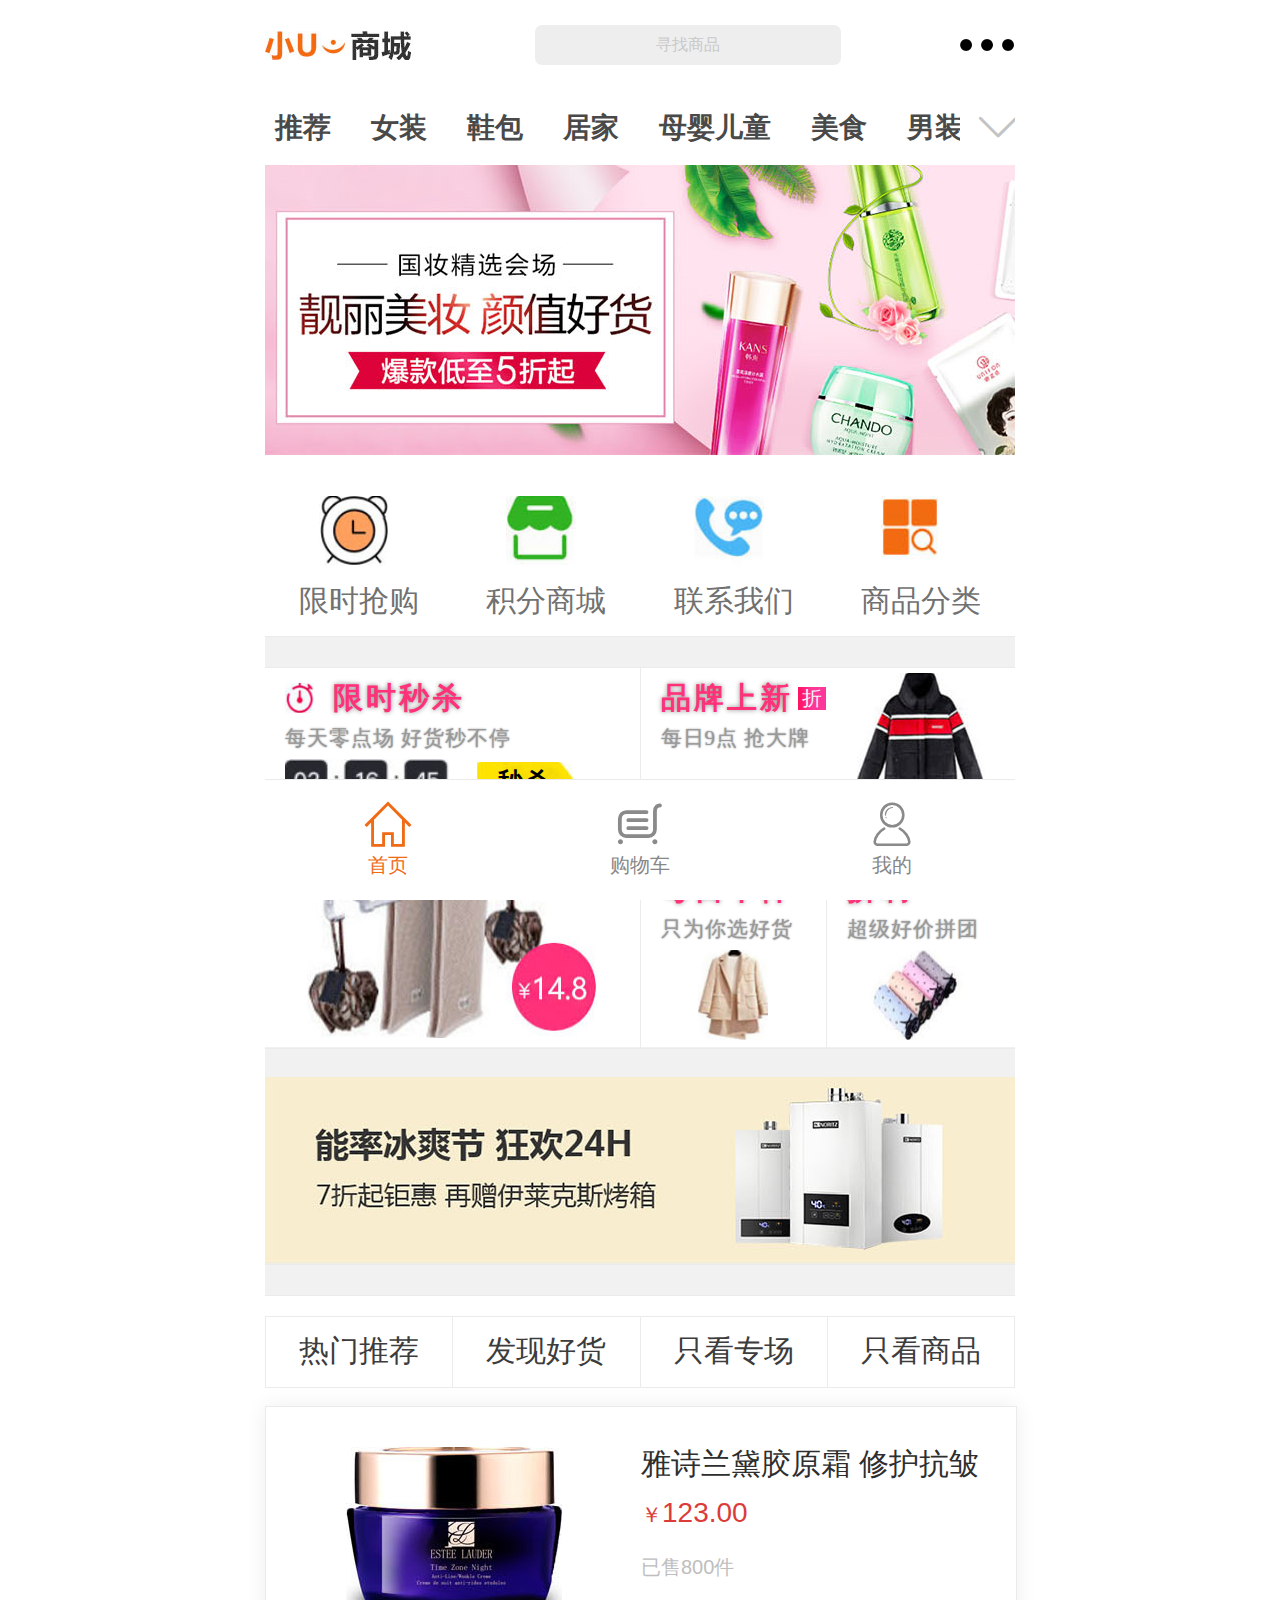
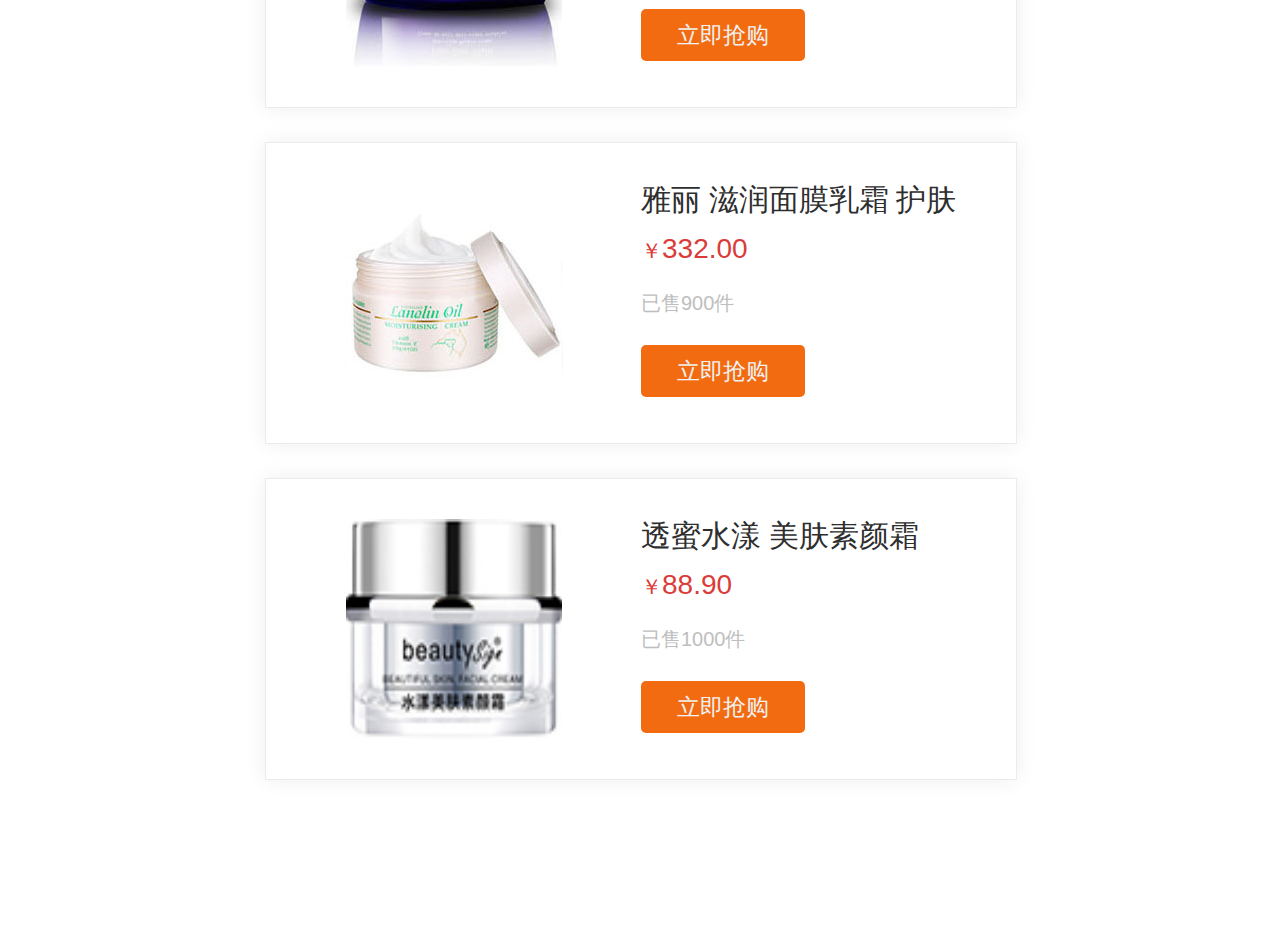
<file: ushopping_phone/index.html>
<!DOCTYPE html>
<html lang="en">
<head>
    <meta charset="UTF-8">
    <meta name="viewport" content="width=device-width, initial-scale=1.0">
    <title>United Mall(U.MOBILE.COM)-正品低价, 品质保障, 配送及时, 轻松购物!</title>
    <meta name="description" content="专业的综合网上购物商城,销售家电、数码通讯、电脑、家居百货、服装服饰、母婴、图书食品等数万个品牌优质商品.便捷、诚信的服务，为您提供愉悦的网上购物体验!"/>
    <meta name="keywords" content="网上购物,网上商城,手机,笔记本,电脑,MP3,CD,VCD,DVD,相机,数码,配件,手表,存储卡,UnitedMall"/>

    <!-- 加载网页小图标 -->
    <link rel="icon" href="./images/titleIcon.ico">
    <!-- 加载重置样式 -->
    <link rel="stylesheet" href="./css/reset.css">
    <!-- 加载index的样式css -->
    <link rel="stylesheet" href="./css/index.css">
    <!-- 加载图标样式 -->
    <link rel="stylesheet" href="./assets/font/iconfont.css">
    <!-- 换算rem单位的js --> 
    <script src="./js/remScale.js"></script>
</head>
<body>
    <div class="wrap">
        <!-- header -->
        <header>
            <a href="#">
                <img src="./images/index/logo.jpg" alt="logo">
            </a>
            <form action="#" method="get">
                <input type="text" name="" placeholder="寻找商品">
            </form>
            <i class="iconfont icon-gengduo-copy"></i>
        </header>

        <!-- navigation -->
        <nav>
            <ul class="list">
                <li><a href="./html/classification.html">推荐</a></li>
                <li><a href="./html/classification.html">女装</a></li>
                <li><a href="./html/classification.html">鞋包</a></li>
                <li><a href="./html/classification.html">居家</a></li>
                <li><a href="./html/classification.html">母婴儿童</a></li>
                <li><a href="./html/list.html">美食</a></li>
                <li><a href="./html/list.html">男装</a></li>
                <li><a href="#">运动</a></li>
                <li><a href="#">品牌</a></li>
                <li><a href="#">奥莱</a></li>
                <i class="downarrow iconfont icon-jiantou8"></i>
            </ul>
        </nav>
    </div>
    <!-- banner -->
    <div class="banner">
        <img src="./images/index/banner.jpg" alt="banner">
    </div>

    <!-- section nav -->
    <div class="wrap">
        <div class="sectionnav">
            <a href="#limit">
                <img src="./images/index/icon_1.jpg" alt="limitedshopping">
                <em>限时抢购</em>
            </a>
            <a href="#">
                <img src="./images/index/icon_2.jpg" alt="creditmall">
                <em>积分商城</em>
            </a>
            <a href="#">
                <img src="./images/index/icon_3.jpg" alt="contactus">
                <em>联系我们</em>
            </a>
            <a href="./html/classification.html">
                <img src="./images/index/icon_4.jpg" alt="itemclassification">
                <em>商品分类</em>
            </a>
        </div>
    </div>

    <!-- padding part -->
    <div class="graypadding bt">
    </div>

    <!-- limtedtime -->
    <div class="hotspot"id = "limit">
        <div class="leftlimtedtime">
            <h2>
                    <img src="./images/index/timer.jpg" alt="timer" class="timer">
                    <span>限时秒杀</span>
            </h2>
            <p class = "flag">
                    每天零点场 好货秒不停
            </p>
            <div class="countdown">
                <img src="./images/index/countdown.jpg" alt="countdown" class = "count">
                <span class = "spike">秒杀</span>
            </div>
            <div class="towel">
                <img src="./images/index/goods2.jpg" alt="goods" class="goods">
            </div>
        </div>
        <div class="rightnewbrand">
            <div class="newbrand">
                    <h2>
                        <span>品牌上新</span>
                        <em class = "discount">折</em>
                    </h2>
                    <p class = "flag">
                        每日9点 抢大牌
                    </p>
                    <img src="./images/index/brand.jpg" alt="brand" class="brand">
            </div>
            <div class="newbrandimg">
                <img src="./images/index/shop_1.jpg" alt="clothes">
            </div>
            <div class="teneveryday">
                <h2>每日十件</h2>
                <p class = "flag">只为你选好货</p>
                <img src="./images/index/shop_2.jpg" alt="clothes" class="coat">
            </div>
            <div class="fight">
                <h2>拼啊</h2>
                <p class = "flag">超级好价拼团</p>
                <img src="./images/index/shop_3.jpg" alt="clothes" class="roll">
            </div>
        </div>
    </div>
    
    <!-- graypadding -->
    <div class="graypadding">
    </div>

    <!-- banner -->
    <div class="banner">
        <img src="./images/index/bar.jpg" alt="bar">
    </div>

    <!-- graypadding -->
    <div class="graypadding bt bb">
    </div>

    <!-- cosmetic nav -->
    <div class="wrap">
        <ul class="cosmeticnav">
            <li><a href="#cosmeticlist">热门推荐</a></li>
            <li><a href="#cosmeticlist">发现好货</a></li>
            <li><a href="#cosmeticlist">只看专场</a></li>
            <li><a href="#cosmeticlist">只看商品</a></li>
        </ul>

        <div class="cosmeticlist" id = "cosmeticlist">
            <a class="cosmetic" href="./html/detail.html">
                <!-- left -->
                <div class="cosmeticimg">
                    <img src="./images/index/shop_4.jpg" alt="cosmetic" class = "first">
                </div>
                <!-- right -->
                <div class="cosmeticdesc">
                    <h3>雅诗兰黛胶原霜 修护抗皱</h3>
                    <p class="price"><b>￥</b>123.00</p>
                    <p class="sell">已售800件</p>
                    <button>立即抢购</button>
                </div>
            </a>
            <a class="cosmetic" href="./html/detail.html">
                <!-- left -->
                <div class="cosmeticimg">
                    <img src="./images/index/shop_6.jpg" alt="cosmetic" class = "second">
                </div>
                <!-- right -->
                <div class="cosmeticdesc">
                    <h3>雅丽 滋润面膜乳霜 护肤</h3>
                    <p class="price"><b>￥</b>332.00</p>
                    <p class="sell">已售900件</p>
                    <button>立即抢购</button>
                </div>
            </a>
            <a class="cosmetic" href="./html/detail.html">
                <!-- left -->
                <div class="cosmeticimg">
                    <img src="./images/index/shopCart.jpg" alt="cosmetic" class="first">
                </div>
                <!-- right -->
                <div class="cosmeticdesc">
                    <h3>透蜜水漾 美肤素颜霜</h3>
                    <p class="price"><b>￥</b>88.90</p>
                    <p class="sell">已售1000件</p>
                    <button>立即抢购</button>
                </div>
            </a>
        </div>
    </div>

    <div class="add">
    </div>

    <!-- tabnav -->
    <div class="tabnav">
        <a href="./index.html" class="first">
            <i class="iconfont icon-shouye1"></i>
            <em>首页</em>
        </a>
        <a href="./html/shoppingcart.html">
            <i class="iconfont icon-48"></i>
            <em>购物车</em>
        </a>
        <a href="./html/myorder.html">
            <i class="iconfont icon-iconfuzhi"></i>
            <em>我的</em>
        </a>
    </div>

</body>
</html>
</file>
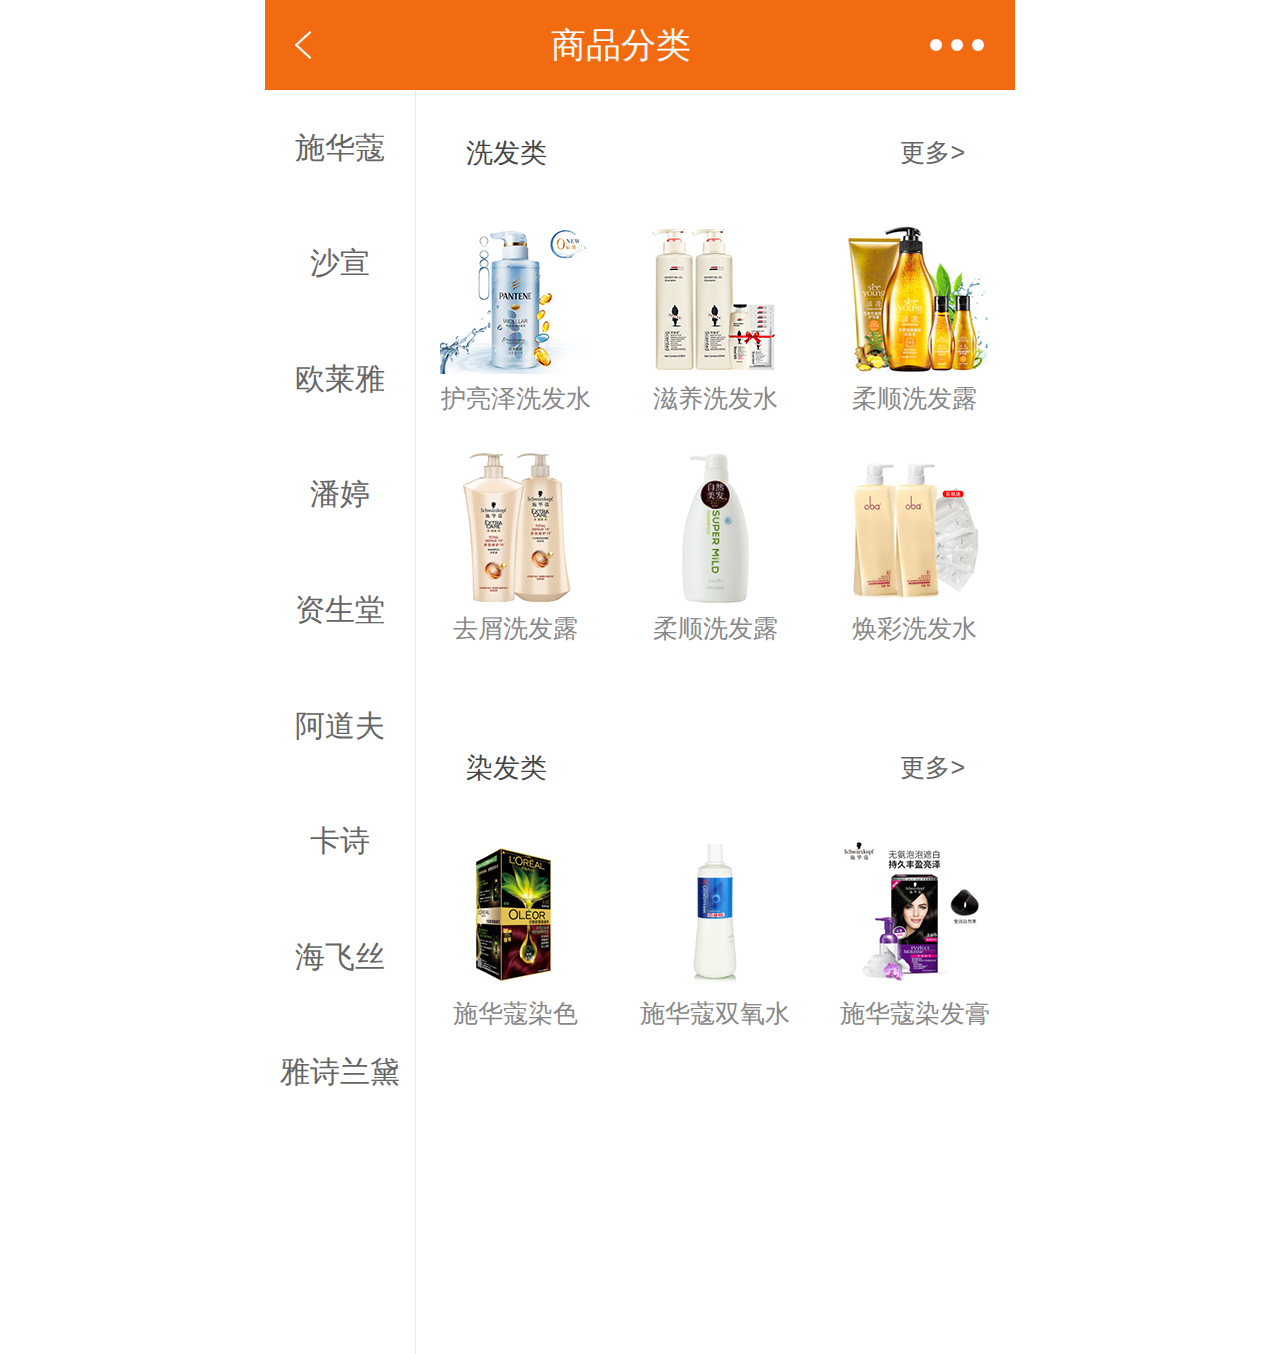
<file: ushopping_phone/html/classification.html>
<!DOCTYPE html>
<html lang="en">
<head>
    <meta charset="UTF-8">
    <meta name="viewport" content="width=device-width, initial-scale=1.0">
    <title>United Mall(U.MOBILE.COM)-正品低价, 品质保障, 配送及时, 轻松购物!</title>
    <meta name="description" content="专业的综合网上购物商城,销售家电、数码通讯、电脑、家居百货、服装服饰、母婴、图书食品等数万个品牌优质商品.便捷、诚信的服务，为您提供愉悦的网上购物体验!"/>
    <meta name="keywords" content="网上购物,网上商城,手机,笔记本,电脑,MP3,CD,VCD,DVD,相机,数码,配件,手表,存储卡,UnitedMall"/>

    <!-- 加载网页小图标 -->
    <link rel="icon" href="../images/titleIcon.ico">
    <!-- 加载重置样式 -->
    <link rel="stylesheet" href="../css/reset.css">
    <!-- 加载classification的样式css -->
    <link rel="stylesheet" href="../css/classification.css">
    <!-- 加载图标样式 -->
    <link rel="stylesheet" href="../assets/font/iconfont.css">
    <!-- 换算rem单位的js --> 
    <script src="../js/remScale.js"></script>
</head>
<body>
    <!-- header -->
    <div class="wrap headerbg">
        <header>
            <a href="../index.html">
                <img src="../images/iconimg/arrleft_03.jpg" alt="arrleft">
            </a>
            <h3>商品分类</h3>
            <i class="iconfont icon-gengduo-copy"></i>
        </header>
    </div>
    
    <!-- main -->
    <main>
        <!-- leftnav -->
        <nav>
            <ul class = "leftnav">
                <li><a href="#">施华蔻</a></li>
                <li><a href="#">沙宣</a></li>
                <li><a href="#">欧莱雅</a></li>
                <li><a href="#">潘婷</a></li>
                <li><a href="#">资生堂</a></li>
                <li><a href="#">阿道夫</a></li>
                <li><a href="#">卡诗</a></li>
                <li><a href="#">海飞丝</a></li>
                <li><a href="#">雅诗兰黛</a></li>
            </ul>
        </nav>

        <!-- rightlist -->
        <div class="rightlist">

            <!-- wash hair -->
            <div class="washhair">
                <!-- title -->
                <div class="title">
                    <h3>洗发类</h3>
                    <a class="more" href="# ">更多&gt;</a>
                </div>
                <!-- list -->
                <ul class="list">
                    <li>
                        <a href="./list.html">
                            <img src="../images/classify/1.jpg" alt="item">
                            <span>护亮泽洗发水</span>
                        </a>
                    </li>
                    <li>
                        <a href="./list.html">
                            <img src="../images/classify/2.jpg" alt="item">
                            <span>滋养洗发水</span>
                        </a>
                    </li>
                    <li>
                        <a href="./list.html">
                            <img src="../images/classify/3.jpg" alt="item">
                            <span>柔顺洗发露</span>
                        </a>
                    </li>
                    <li>
                        <a href="#">
                            <img src="../images/classify/4.jpg" alt="item">
                            <span>去屑洗发露</span>
                        </a>
                    </li>
                    <li>
                        <a href="#">
                            <img src="../images/classify/5.jpg" alt="item">
                            <span>柔顺洗发露</span>
                        </a>
                    </li>
                    <li>
                        <a href="#">
                            <img src="../images/classify/6.jpg" alt="item">
                            <span>焕彩洗发水</span>
                        </a>
                    </li>
                </ul>
            </div>

            <!-- dry hair -->
            <div class="dryhair">
                 <!-- title -->
                 <div class="title">
                    <h3>染发类</h3>
                    <a class="more" href="#">更多&gt;</a>
                </div>

                <!-- list -->
                <ul class="list">
                    <li>
                        <a href="./list.html">
                            <img src="../images/classify/7.jpg" alt="item">
                            <span>施华蔻染色</span>
                        </a>
                    </li>
                    <li>
                        <a href="./list.html">
                            <img src="../images/classify/8.jpg" alt="item">
                            <span>施华蔻双氧水</span>
                        </a>
                    </li>
                    <li>
                        <a href="./list.html">
                            <img src="../images/classify/9.jpg" alt="item">
                            <span>施华蔻染发膏</span>
                        </a>
                    </li>
                </ul>
            </div>
        </div>
    </main>

</body>
</html>
</file>
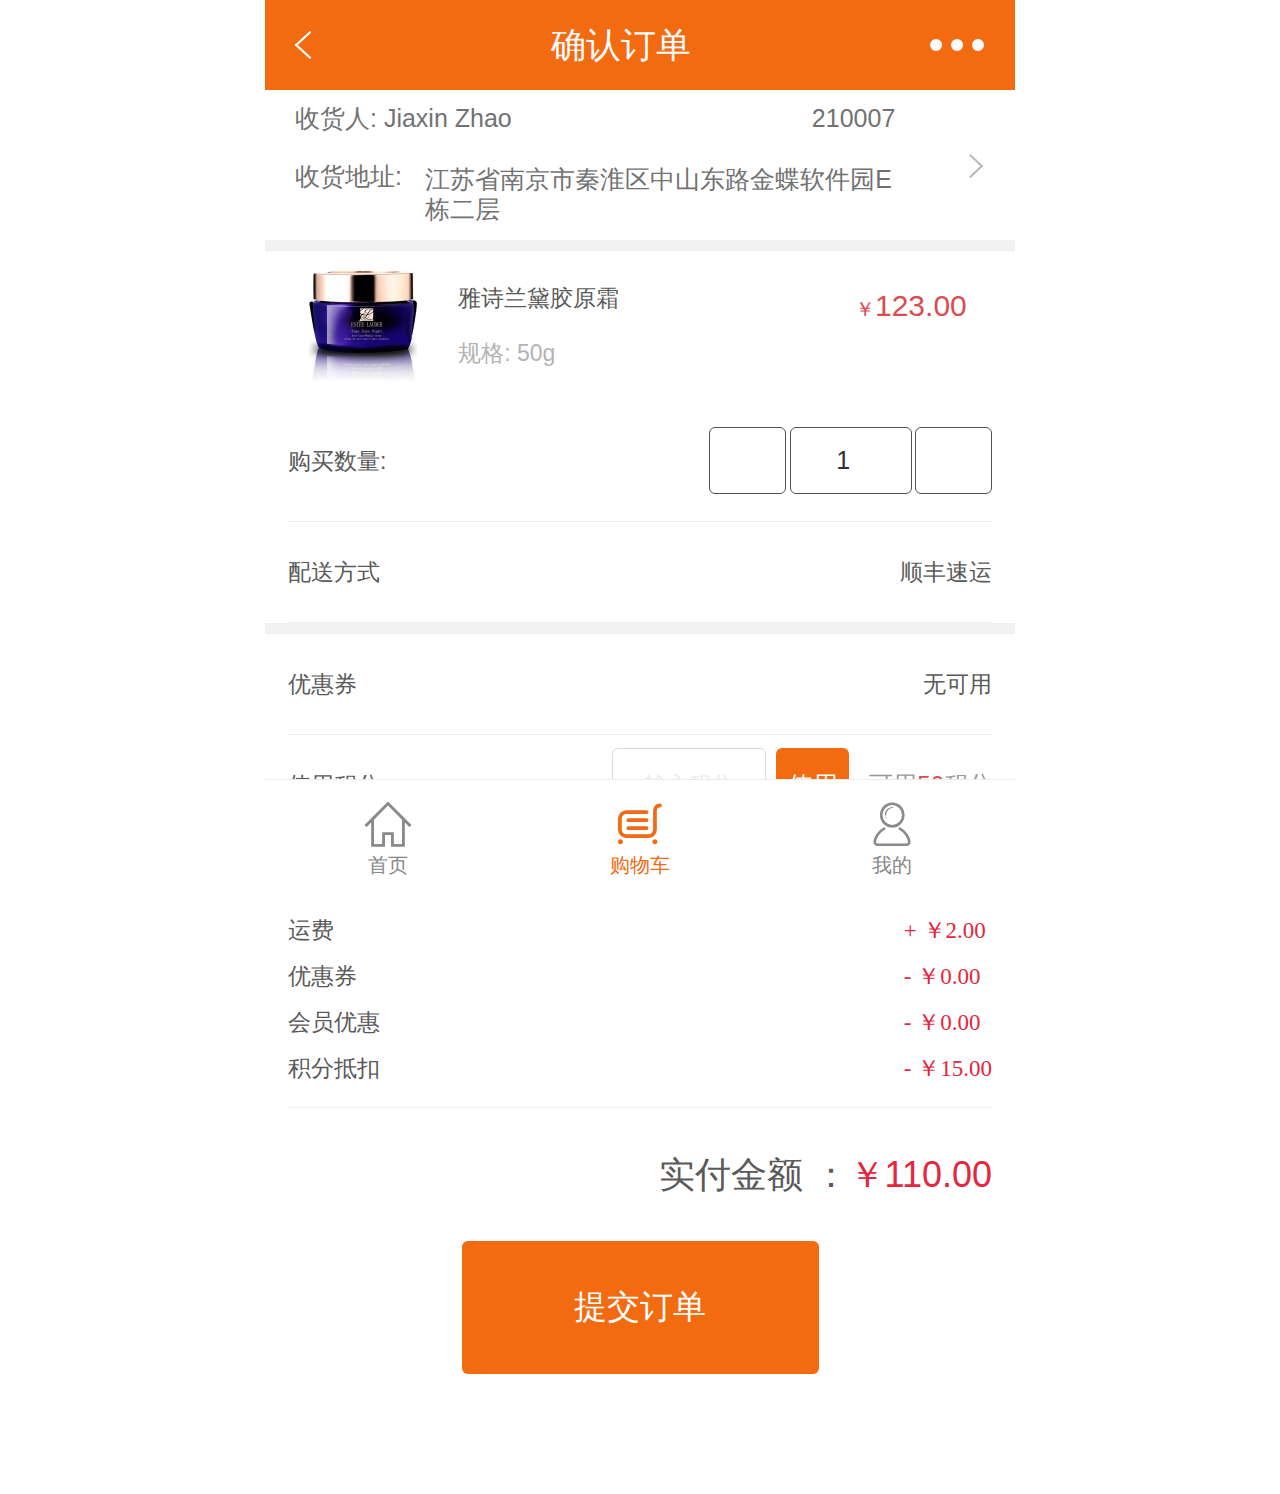
<file: ushopping_phone/html/confirmorder.html>
<html lang="en">
<head>
    <meta charset="UTF-8">
    <meta name="viewport" content="width=device-width, initial-scale=1.0">
    <title>United Mall(U.MOBILE.COM)-正品低价, 品质保障, 配送及时, 轻松购物!</title>
    <meta name="description" content="专业的综合网上购物商城,销售家电、数码通讯、电脑、家居百货、服装服饰、母婴、图书食品等数万个品牌优质商品.便捷、诚信的服务，为您提供愉悦的网上购物体验!"/>
    <meta name="keywords" content="网上购物,网上商城,手机,笔记本,电脑,MP3,CD,VCD,DVD,相机,数码,配件,手表,存储卡,UnitedMall"/>

    <!-- 加载网页小图标 -->
    <link rel="icon" href="../images/titleIcon.ico">
    <!-- 加载重置样式 -->
    <link rel="stylesheet" href="../css/reset.css">
    <!-- 加载confirmorder的样式css -->
    <link rel="stylesheet" href="../css/confirmorder.css">
    <!-- 加载图标样式 -->
    <link rel="stylesheet" href="../assets/font/iconfont.css">
    <!-- 换算rem单位的js --> 
    <script src="../js/remScale.js"></script>
</head>
<body>
     <!-- header -->
     <div class="wrap headerbg">
        <header>
            <a href="./shoppingcart.html">
                <img src="../images/iconimg/arrleft_03.jpg" alt="arrleft">
            </a>
            <h3>确认订单</h3>
            <i class="iconfont icon-gengduo-copy"></i>
        </header>
    </div>

    <!-- address -->
    <div class="wrap">
        <!-- address -->
        <div class="address">
            <div class="information">
                <div class="receiver">
                    <h3>收货人: Jiaxin Zhao</h3>
                    <h3>210007</h3>
                </div>
                <div class="receiveaddress">
                    <h3>收货地址: </h3>
                     <p>
                     江苏省南京市秦淮区中山东路金蝶软件园E栋二层
                     </p>
                </div>
            </div>
            <a class="rightarrow" href="#">
                <img src="../images/iconimg/arrowRight.jpg" alt="arrowRight">
            </a>
        </div>
    </div>

    <!-- padding -->
    <div class="padding">
    </div>

    <!-- order information -->
    <div class="wrap">
        <!-- product info and price -->
        <div class="productinfoandprice">
            <div class="productinfo">
                <img src="../images/index/shop_4.jpg" alt="item">
                <div class="desc">
                    <h3>雅诗兰黛胶原霜</h3>
                    <h4>规格: 50g</h4>
                </div>
            </div>
            <div class="price">
                <h3><b>￥</b>123.00</h3>
            </div>
        </div>

        <!-- purchase number -->
        <div class="purchasenumber">
            <h3>购买数量: </h3>
             <div class="number">
                  <i class = "minus iconfont icon-jianhao"></i>
                  <input type="number" min = "1" step="1" value="1">
                  <i class = "plus iconfont icon-jiahao1"></i>
             </div>
        </div>

       <!-- delivery method -->
       <div class="deliverymethod">
           <h3>配送方式</h3>
           <h3>顺丰速运</h3>
       </div>
    </div>

    <!-- padding -->
    <div class="padding">
    </div>

    <!-- discont | credit use -->
    <div class="wrap">
        <!-- discount -->
        <div class="deliverymethod">
            <h3>优惠券</h3>
            <h3>无可用</h3>
        </div>

        <!-- credituse -->
        <div class="credituse">
            <h3>使用积分</h3>
            <div class="credit">
                <input type="text" placeholder="输入积分">
                <button>使用</button>
                <span>可用<em>50</em>积分</span>
            </div>
        </div>
    </div>

    <!-- padding -->
    <div class="padding">
    </div>

    <div class="wrap">
        <div class="productfee">
            <ul class="leftitem">
                <li>商品金额</li>
                <li>运费</li>
                <li>优惠券</li>
                <li>会员优惠</li>
                <li>积分抵扣</li>
            </ul>
            <ul class="rightamount">
                <li>￥123.00</li>
                <li>+ ￥2.00</li>
                <li>- ￥0.00</li>
                <li>- ￥0.00</li>
                <li>- ￥15.00</li>
            </ul>
        </div>

        <div class="amountpurchase">
            实付金额 ：<em> ￥110.00</em>
        </div>

        <!-- button submit -->
        <div class="submit">
            <button type="submit">提交订单</button>
        </div>

        <div class="add"></div>
    </div>

    <!-- tabnav -->
    <div class="tabnav">
        <a href="../index.html">
            <i class="iconfont icon-shouye1"></i>
            <em>首页</em>
        </a>
        <a href="./shoppingcart.html">
            <i class="iconfont icon-48"></i>
            <em>购物车</em>
        </a>
        <a href="./myorder.html">
            <i class="iconfont icon-iconfuzhi"></i>
            <em>我的</em>
        </a>
    </div>
</body>
</file>
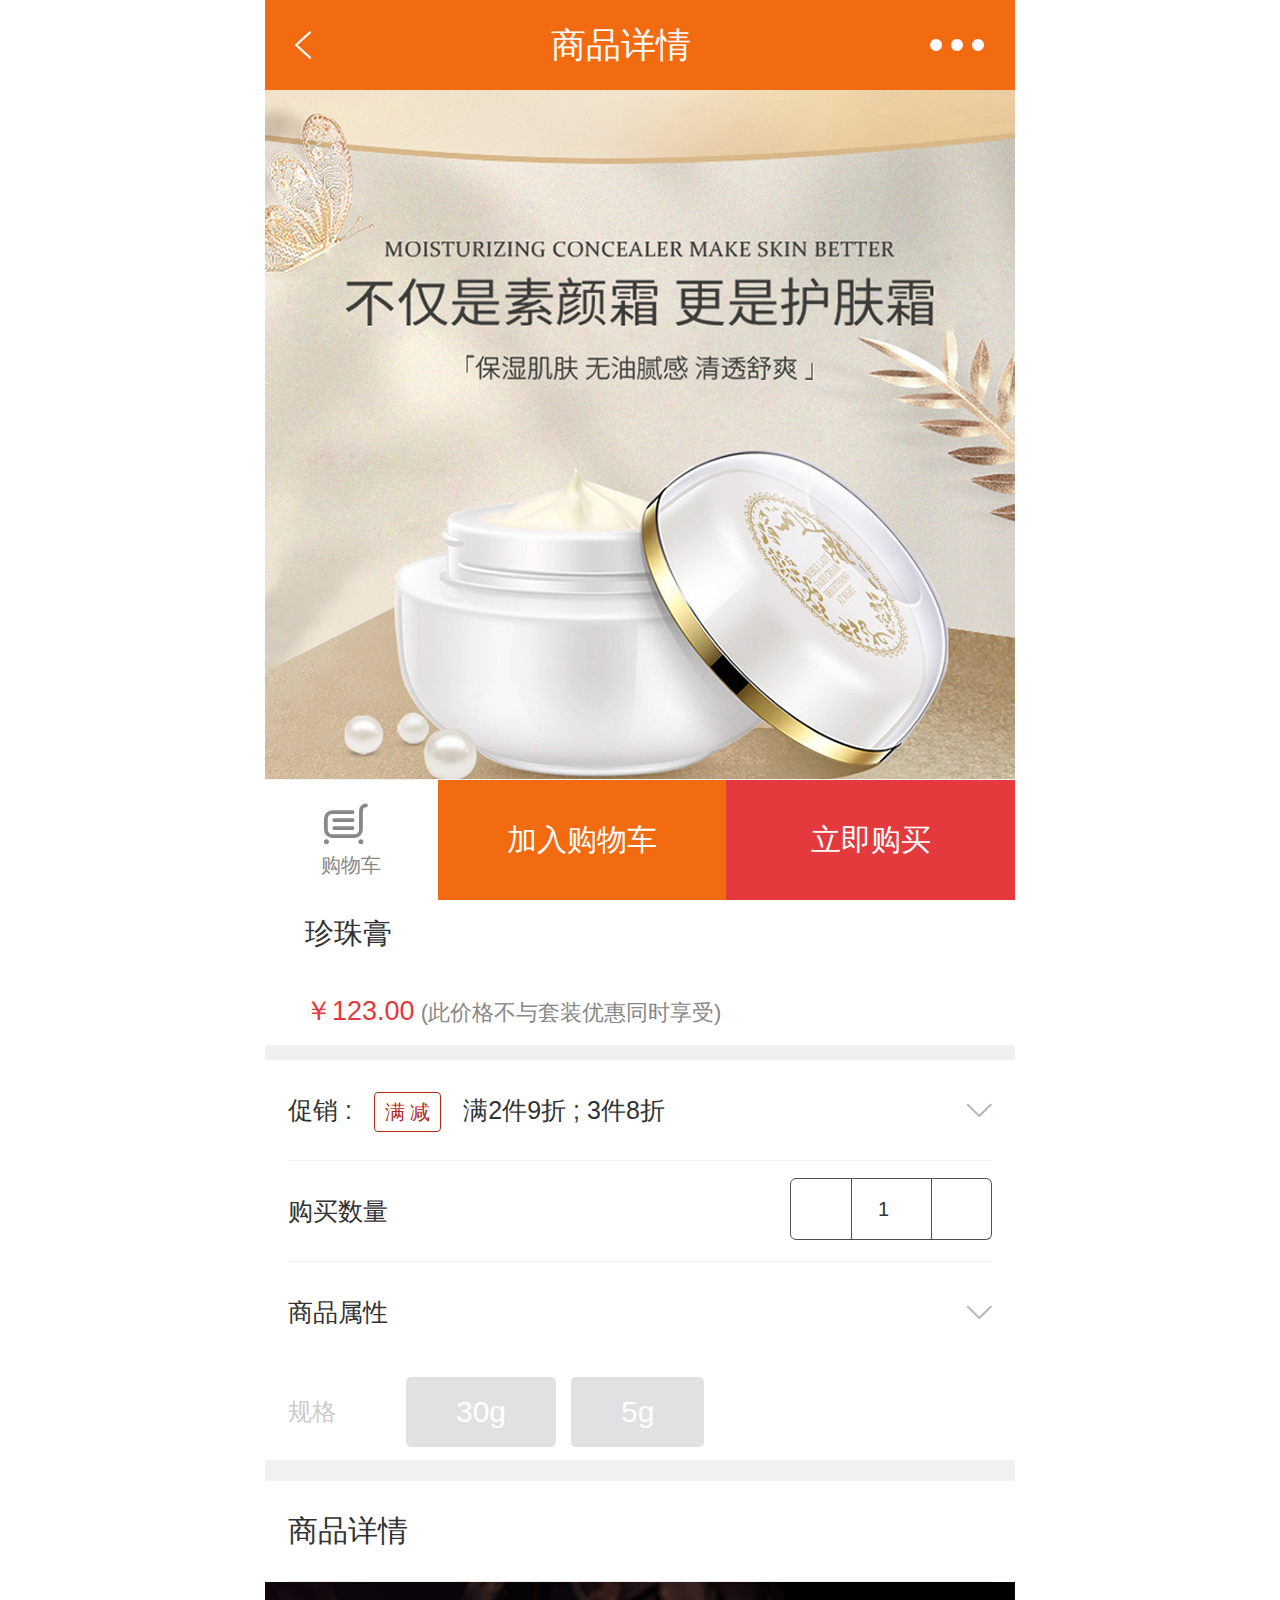
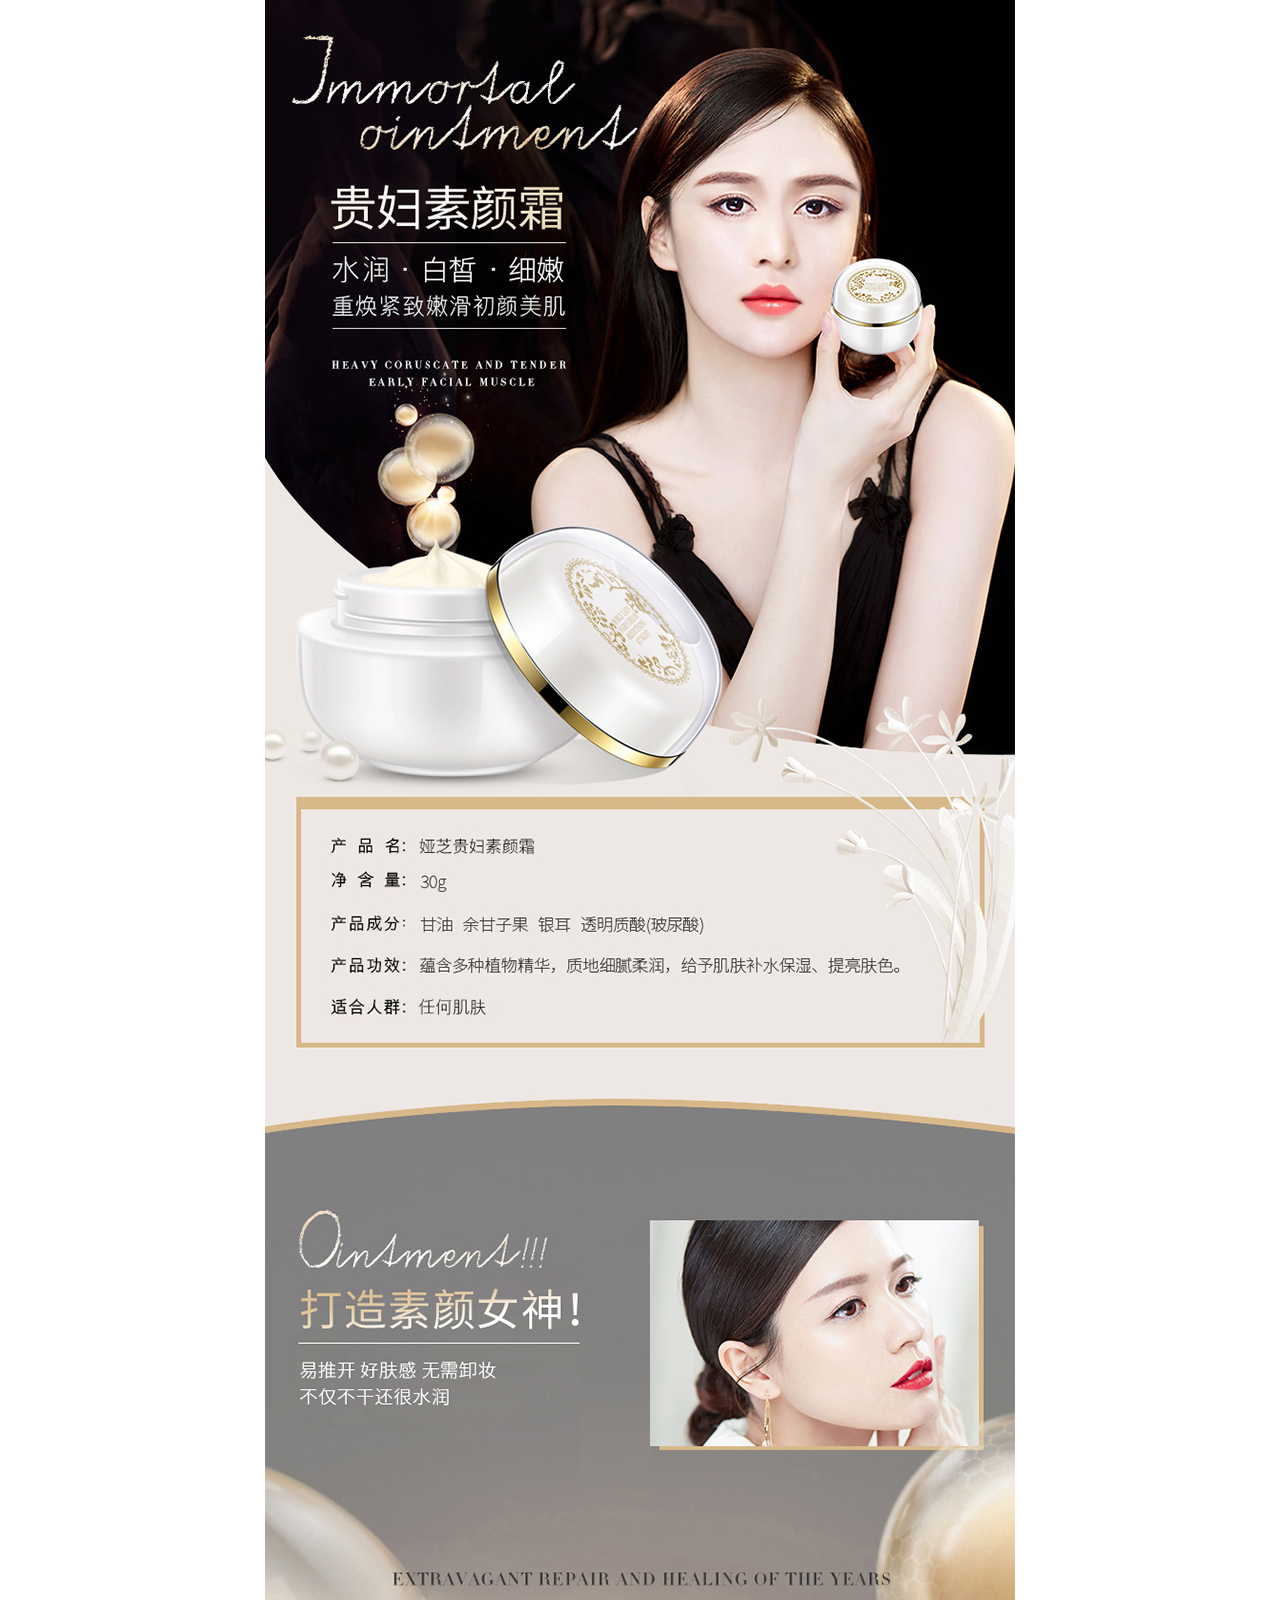
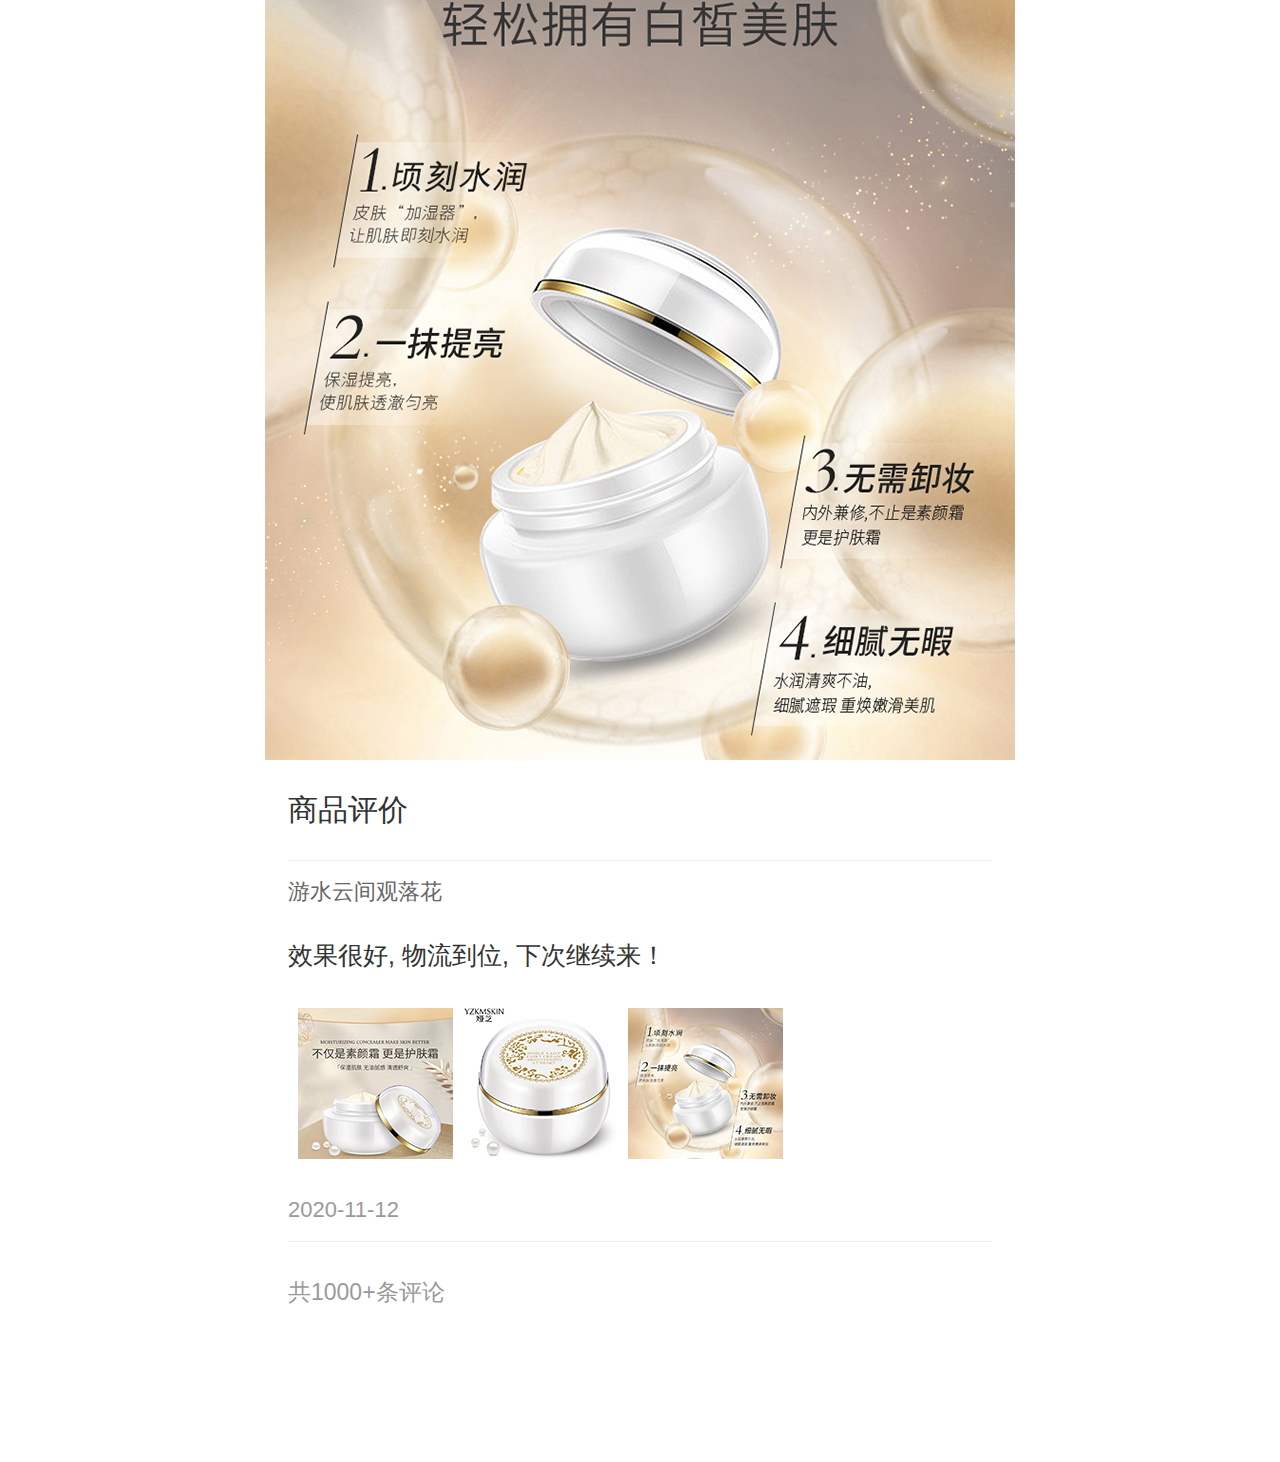
<file: ushopping_phone/html/detail.html>
<!DOCTYPE html>
<html lang="en">
<head>
    <meta charset="UTF-8">
    <meta name="viewport" content="width=device-width, initial-scale=1.0">
    <title>United Mall(U.MOBILE.COM)-正品低价, 品质保障, 配送及时, 轻松购物!</title>
    <meta name="description" content="专业的综合网上购物商城,销售家电、数码通讯、电脑、家居百货、服装服饰、母婴、图书食品等数万个品牌优质商品.便捷、诚信的服务，为您提供愉悦的网上购物体验!"/>
    <meta name="keywords" content="网上购物,网上商城,手机,笔记本,电脑,MP3,CD,VCD,DVD,相机,数码,配件,手表,存储卡,UnitedMall"/>

    <!-- 加载网页小图标 -->
    <link rel="icon" href="../images/titleIcon.ico">
    <!-- 加载重置样式 -->
    <link rel="stylesheet" href="../css/reset.css">
    <!-- 加载detail的样式css -->
    <link rel="stylesheet" href="../css/detail.css">
    <!-- 加载图标样式 -->
    <link rel="stylesheet" href="../assets/font/iconfont.css">
    <!-- 换算rem单位的js --> 
    <script src="../js/remScale.js"></script>
</head>
<body>
    <!-- header -->
    <div class="wrap headerbg">
        <header>
            <a href="./list.html">
                <img src="../images/iconimg/arrleft_03.jpg" alt="arrleft">
            </a>
            <h3>商品详情</h3>
            <i class="iconfont icon-gengduo-copy"></i>
        </header>
    </div>

    <!-- banner -->
    <div class="banner">
        <img src="../images/detail/1.jpg" alt="">
    </div>

    <!-- product -->
    <div class="wrap">
        <div class="product">
            <p class="name">
                娅芝贵妇素颜霜 贵妇膏神仙膏补水保湿懒人霜遮瑕珍珠膏
            </p>
            <p class="price">
                ￥123.00<span>&nbsp;(此价格不与套装优惠同时享受)</span>
            </p>
        </div>
    </div>

    <!-- padding -->
    <div class="paddingone">
    </div>

    <!-- purchasecondition -->
    <div class="wrap">
        <div class="purchase">
            <!-- promotion -->
            <div class="promotion">
                <p>
                    促销 : 
                    <span class="discount">满 减</span>
                    满2件9折 ; 3件8折
                </p>
                <a href="#">
                    <i class="iconfont icon-jiantou8"></i>
                </a>
            </div>

            <!-- purchasenum -->
            <div class="purchasenumber">
                <h3>购买数量</h3>
                <div class="number">
                    <i class = "minus iconfont icon-jianhao"></i>
                    <input type="number" min = "1" step="1" value="1">
                    <i class = "plus iconfont icon-jiahao1"></i>
                </div>
            </div>

            <!-- product property -->
            <div class="property">
                <h3>商品属性</h3>
                <a href="#">
                    <i class="iconfont icon-jiantou8"></i>
                </a>
            </div>

            <!-- size -->
            <div class="size">
                <h4>规格</h4>
                <button class="thirty">30g</button>
                <button class="five">5g</button>
            </div>
        </div>
    </div>

    <!-- padding -->
    <div class="paddingtwo">
    </div>

    <!-- productdetailtitle -->
    <div class="wrap">
        <div class="detailtitle">
            <h3>商品详情</h3>
        </div>
    </div>

    <!-- productsdetailimg -->
    <div class="detailimg">
        <img src="../images/detail/2.jpg" alt="detailimg">
    </div>

    <!-- product comment -->
    <div class="wrap">
        <div class="detailtitle">
            <h3>商品评价</h3>
        </div>

        <div class="commentcontent">
            <h3 class="user">游水云间观落花</h3>

            <p class="comment">
                效果很好, 物流到位, 下次继续来！
            </p>

            <div class="commentimg">
                <img src="../images/detail/pingjia1.jpg" alt="comment">
                <img src="../images/detail/pingjia2.jpg" alt="comment">
                <img src="../images/detail/pingjia3.jpg" alt="comment">
            </div>

            <span class="time">2020-11-12</span>
        </div>

        <div class="conclude">
            <span>共1000+条评论</span>
        </div>
    </div>

    <div class="add"></div>

    <!-- tabnav -->
    <div class="tabnav">
        <div class="shoppingcart">
            <a href="./shoppingcart.html">
                <i class="iconfont icon-48"></i>
                <em>购物车</em>
            </a>
        </div>
        <div class="addshoppingcart">
             <button onclick = "window.location.href ='shoppingcart.html'">加入购物车</button>
        </div>
        <div class="purchaseatonce">
            <button onclick = "window.location.href ='confirmorder.html'">立即购买</button>
        </div>
    </div>
</file>
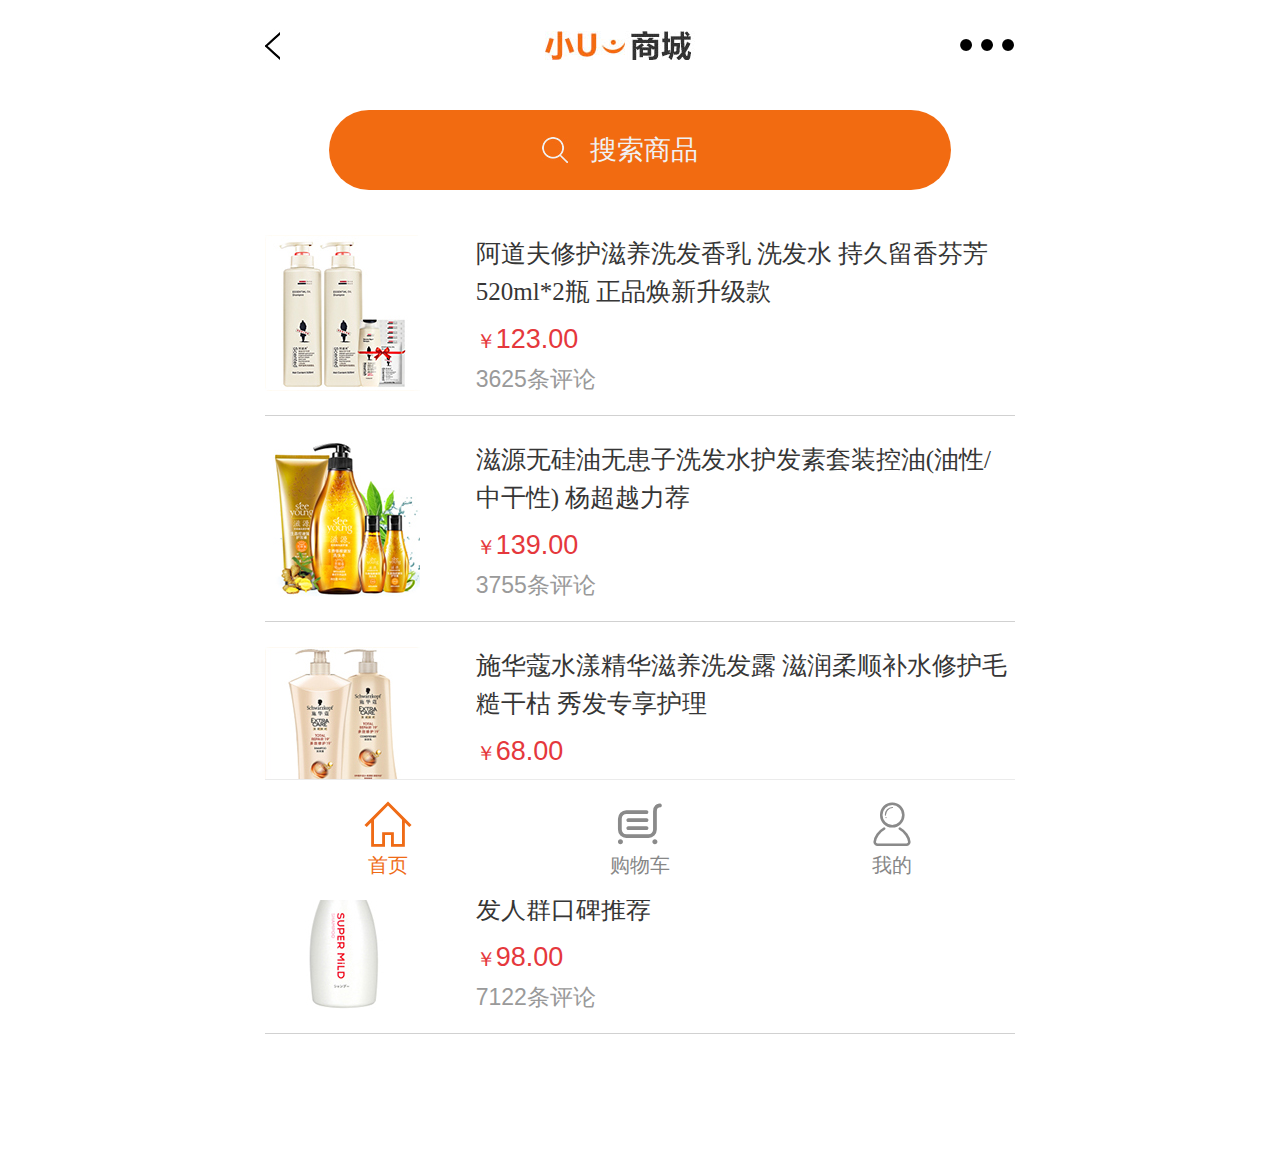
<file: ushopping_phone/html/list.html>
<!DOCTYPE html>
<html lang="en">
<head>
    <meta charset="UTF-8">
    <meta name="viewport" content="width=device-width, initial-scale=1.0">
    <title>United Mall(U.MOBILE.COM)-正品低价, 品质保障, 配送及时, 轻松购物!</title>
    <meta name="description" content="专业的综合网上购物商城,销售家电、数码通讯、电脑、家居百货、服装服饰、母婴、图书食品等数万个品牌优质商品.便捷、诚信的服务，为您提供愉悦的网上购物体验!"/>
    <meta name="keywords" content="网上购物,网上商城,手机,笔记本,电脑,MP3,CD,VCD,DVD,相机,数码,配件,手表,存储卡,UnitedMall"/>

    <!-- 加载网页小图标 -->
    <link rel="icon" href="../images/titleIcon.ico">
    <!-- 加载重置样式 -->
    <link rel="stylesheet" href="../css/reset.css">
    <!-- 加载list的样式css -->
    <link rel="stylesheet" href="../css/list.css">
    <!-- 加载图标样式 -->
    <link rel="stylesheet" href="../assets/font/iconfont.css">
    <!-- 换算rem单位的js --> 
    <script src="../js/remScale.js"></script>
</head>
<body>
    <!-- header -->
    <div class="wrap">
        <!-- top -->
        <header>
            <a href="./classification.html">
                <img src="../images/iconimg/arrowLeft.jpg" alt="leftarrow" class="leftarrow">
            </a>
            <a href="#">
                <img src="../images/index/logo.jpg" alt="logo" class="logo">
            </a>
            <i class="iconfont icon-gengduo-copy"></i>
        </header>

        <!-- search -->
        <div class="searchnav">
            <form action="#" method="get">
                <div class="search">
                    <img src="../images/iconimg/search.jpg" alt="search">
                    <input type="text" placeholder="搜索商品" autofocus>
                </div>
            </form>
        </div>

        <!-- listpanel -->
        <div class="listpanel">
            <div class="listitem">
                <!-- left image -->
                <div class="leftimg">
                    <img src="../images/classify/10.jpg" alt="item">
                </div>

                <!-- right description -->
                <div class="rightdesc">
                    <div class="content">
                        <a href="./detail.html">阿道夫修护滋养洗发香乳 洗发水 持久留香芬芳
                            520ml*2瓶 正品焕新升级款
                        </a>
                        <p class="price">
                             <b>￥</b>123.00
                        </p>
                        <span class="comment">3625条评论</span>
                    </div>
                </div>
            </div>

            <div class="listitem">
                <!-- left image -->
                <div class="leftimg">
                    <img src="../images/classify/11.jpg" alt="item">
                </div>

                <!-- right description -->
                <div class="rightdesc">
                    <div class="content">
                        <a href="./detail.html">滋源无硅油无患子洗发水护发素套装控油(油性/中干性)
                            杨超越力荐</a>
                        <p class="price">
                             <b>￥</b>139.00
                        </p>
                        <span class="comment">3755条评论</span>
                    </div>
                </div>
            </div>

            <div class="listitem">
                <!-- left image -->
                <div class="leftimg">
                    <img src="../images/classify/12.jpg" alt="item">
                </div>

                <!-- right description -->
                <div class="rightdesc">
                    <div class="content">
                        <a href="./detail.html">施华蔻水漾精华滋养洗发露 滋润柔顺补水修护毛糙干枯
                            秀发专享护理
                        </a>
                        <p class="price">
                             <b>￥</b>68.00
                        </p>
                        <span class="comment">6533条评论</span>
                    </div>
                </div>
            </div>

            <div class="listitem">
                <!-- left image -->
                <div class="leftimg">
                    <img src="../images/classify/13.jpg" alt="item">
                </div>

                <!-- right description -->
                <div class="rightdesc">
                    <div class="content">
                        <a href="./detail.html">日本进口资生堂 惠润绿野芳香无硅油洗发
                            万千脱发人群口碑推荐
                        </a>
                        <p class="price">
                             <b>￥</b>98.00
                        </p>
                        <span class="comment">7122条评论</span>
                    </div>
                </div>
            </div>
        </div>

        <div class="add"></div>
    </div>

    
    <!-- tabnav -->
    <div class="tabnav">
        <a href="../index.html">
            <i class="iconfont icon-shouye1"></i>
            <em>首页</em>
        </a>
        <a href="./shoppingcart.html">
            <i class="iconfont icon-48"></i>
            <em>购物车</em>
        </a>
        <a href="./myorder.html">
            <i class="iconfont icon-iconfuzhi"></i>
            <em>我的</em>
        </a>
    </div>
</body>
</file>
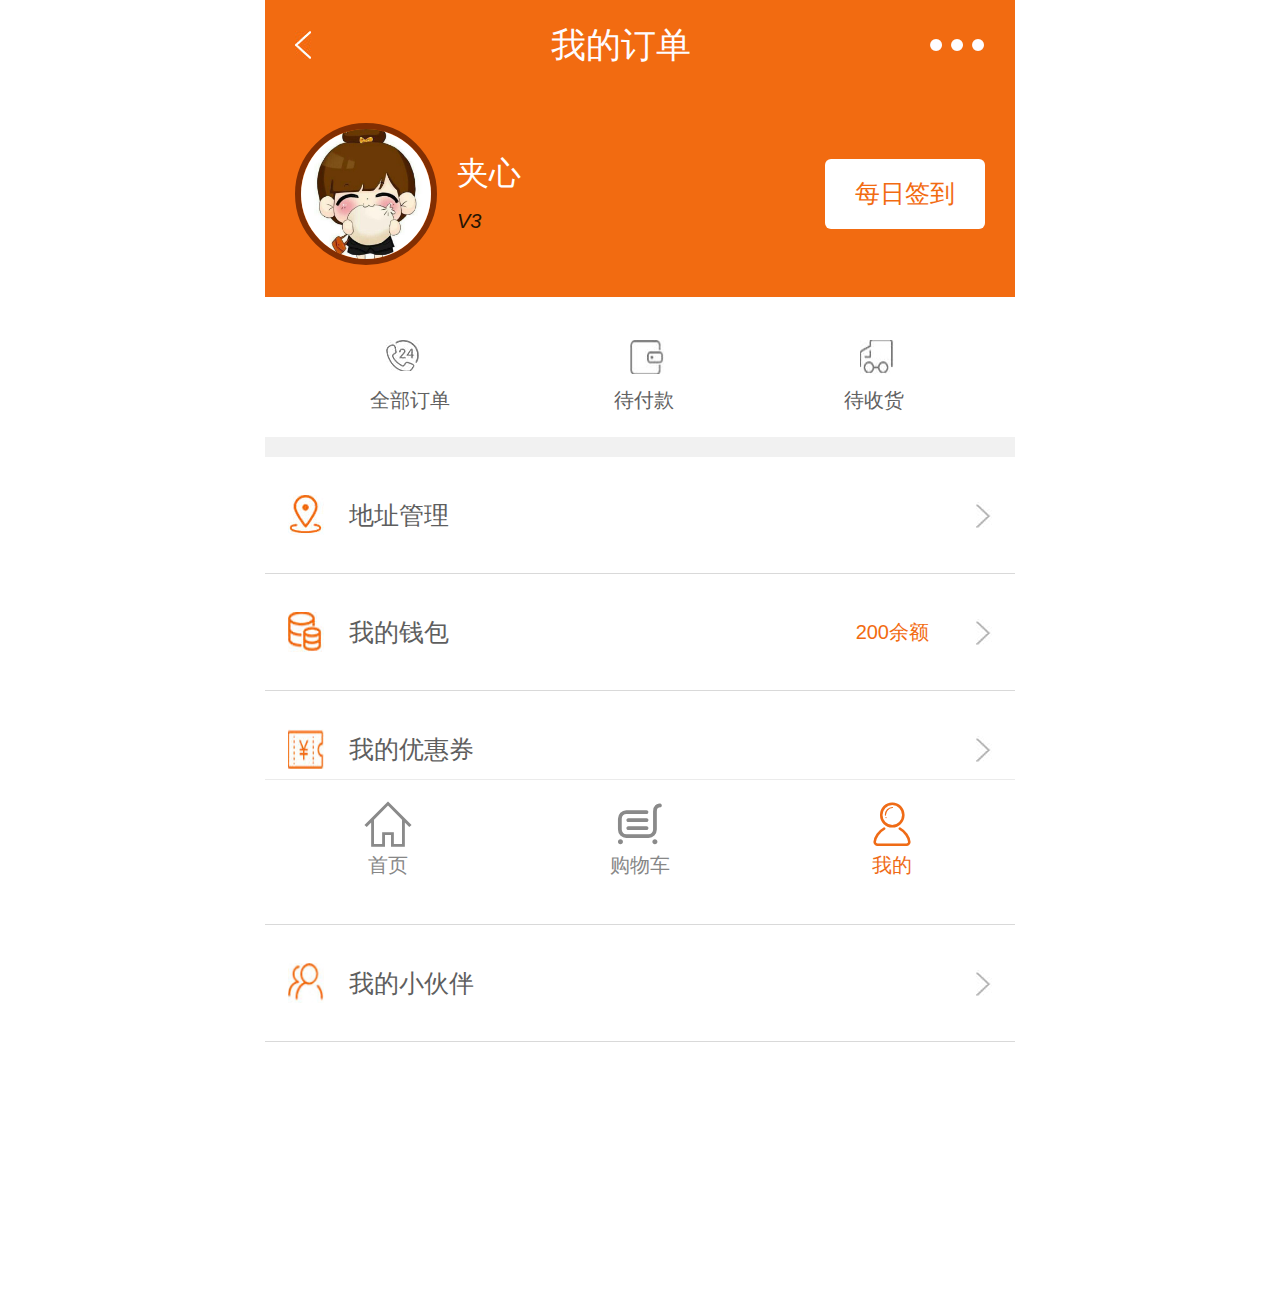
<file: ushopping_phone/html/myorder.html>
<html lang="en">
<head>
    <meta charset="UTF-8">
    <meta name="viewport" content="width=device-width, initial-scale=1.0">
    <title>United Mall(U.MOBILE.COM)-正品低价, 品质保障, 配送及时, 轻松购物!</title>
    <meta name="description" content="专业的综合网上购物商城,销售家电、数码通讯、电脑、家居百货、服装服饰、母婴、图书食品等数万个品牌优质商品.便捷、诚信的服务，为您提供愉悦的网上购物体验!"/>
    <meta name="keywords" content="网上购物,网上商城,手机,笔记本,电脑,MP3,CD,VCD,DVD,相机,数码,配件,手表,存储卡,UnitedMall"/>

    <!-- 加载网页小图标 -->
    <link rel="icon" href="../images/titleIcon.ico">
    <!-- 加载重置样式 -->
    <link rel="stylesheet" href="../css/reset.css">
    <!-- 加载myorder的样式css -->
    <link rel="stylesheet" href="../css/myorder.css">
    <!-- 加载图标样式 -->
    <link rel="stylesheet" href="../assets/font/iconfont.css">
    <!-- 换算rem单位的js --> 
    <script src="../js/remScale.js"></script>
</head>
<body>
     <!-- header -->
    <div class="wrap headerbg">
        <header>
            <a href="./list.html">
                <img src="../images/iconimg/arrleft_03.jpg" alt="arrleft">
            </a>
            <h3>我的订单</h3>
            <i class="iconfont icon-gengduo-copy"></i>
        </header>

        <!-- avatar -->
        <div class="avatarinfo">
            <div class="avatar">
                <img src="../images/mine/jiaxin.jpg" alt="avatar">
           
                <!-- name -->
                <div class="nameandlevel">
                    <p class="name">夹心</p>
                    <p class="level">V3</p>
                </div>
            </div>
            <div class="sign">
                <button>每日签到</button>
            </div>
        </div>
    </div>

    <div class="wrap">
        <div class="sectionnav">
            <a href="#">
                <img src="../images/mine/iconMine_1.jpg" alt="allorder">
                <em>全部订单</em>
            </a>
            <a href="#">
                <img src="../images/mine/iconMine_2.jpg" alt="pay">
                <em>待付款</em>
            </a>
            <a href="#">
                <img src="../images/mine/iconMine_3.jpg" alt="receive">
                <em>待收货</em>
            </a>
        </div>

        <div class="padding">

        </div>
    </div>

    <!-- main -->
    <main>
        <ul class="personalmanagement">
            <li>
                <div class="wrapmanage">
                    <div class="management">
                    <img src="../images/mine/iconMine_4.jpg" alt="iconMine">
                    <h3>地址管理</h3>
                    </div>
                    <a class="rightarrow" href="#">
                    <img src="../images/iconimg/arrowRight.jpg" alt="arrowRight">
                    </a>
                </div>
            </li>
            <li>
                <div class="wrapmanage">
                    <div class="management">
                    <img src="../images/mine/iconMine_5.jpg" alt="iconMine">
                    <h3>我的钱包</h3>
                    </div>
                    <a class="rightarrow" href="#">
                        <p class="extra">200余额</p>
                        <img src="../images/iconimg/arrowRight.jpg" alt="arrowRight">
                    </a>
                </div>
            </li>
            <li>
                <div class="wrapmanage">
                    <div class="management">
                    <img src="../images/mine/iconMine_6.jpg" alt="iconMine">
                    <h3>我的优惠券</h3>
                    </div>
                    <a class="rightarrow" href="#">
                        <img src="../images/iconimg/arrowRight.jpg" alt="arrowRight">
                    </a>
                </div>
            </li>
            <li>
                <div class="wrapmanage">
                    <div class="management">
                    <img src="../images/mine/iconMine_7.jpg" alt="iconMine">
                    <h3>我的二维码</h3>
                    </div>
                    <a class="rightarrow" href="#">
                    <img src="../images/iconimg/arrowRight.jpg" alt="arrowRight">
                    </a>
                </div>
            </li>
            <li>
                <div class="wrapmanage">
                    <div class="management">
                    <img src="../images/mine/iconMine_8.jpg" alt="iconMine">
                    <h3>我的小伙伴</h3>
                    </div>
                    <a class="rightarrow" href="#">
                        <img src="../images/iconimg/arrowRight.jpg" alt="arrowRight">
                    </a>
                </div>
            </li>
        </ul>
    </main>

    <!-- tabnav -->
    <div class="tabnav">
        <a href="../index.html">
            <i class="iconfont icon-shouye1"></i>
            <em>首页</em>
        </a>
        <a href="./shoppingcart.html">
            <i class="iconfont icon-48"></i>
            <em>购物车</em>
        </a>
        <a href="myorder.html">
            <i class="iconfont icon-iconfuzhi"></i>
            <em>我的</em>
        </a>
    </div>
</file>
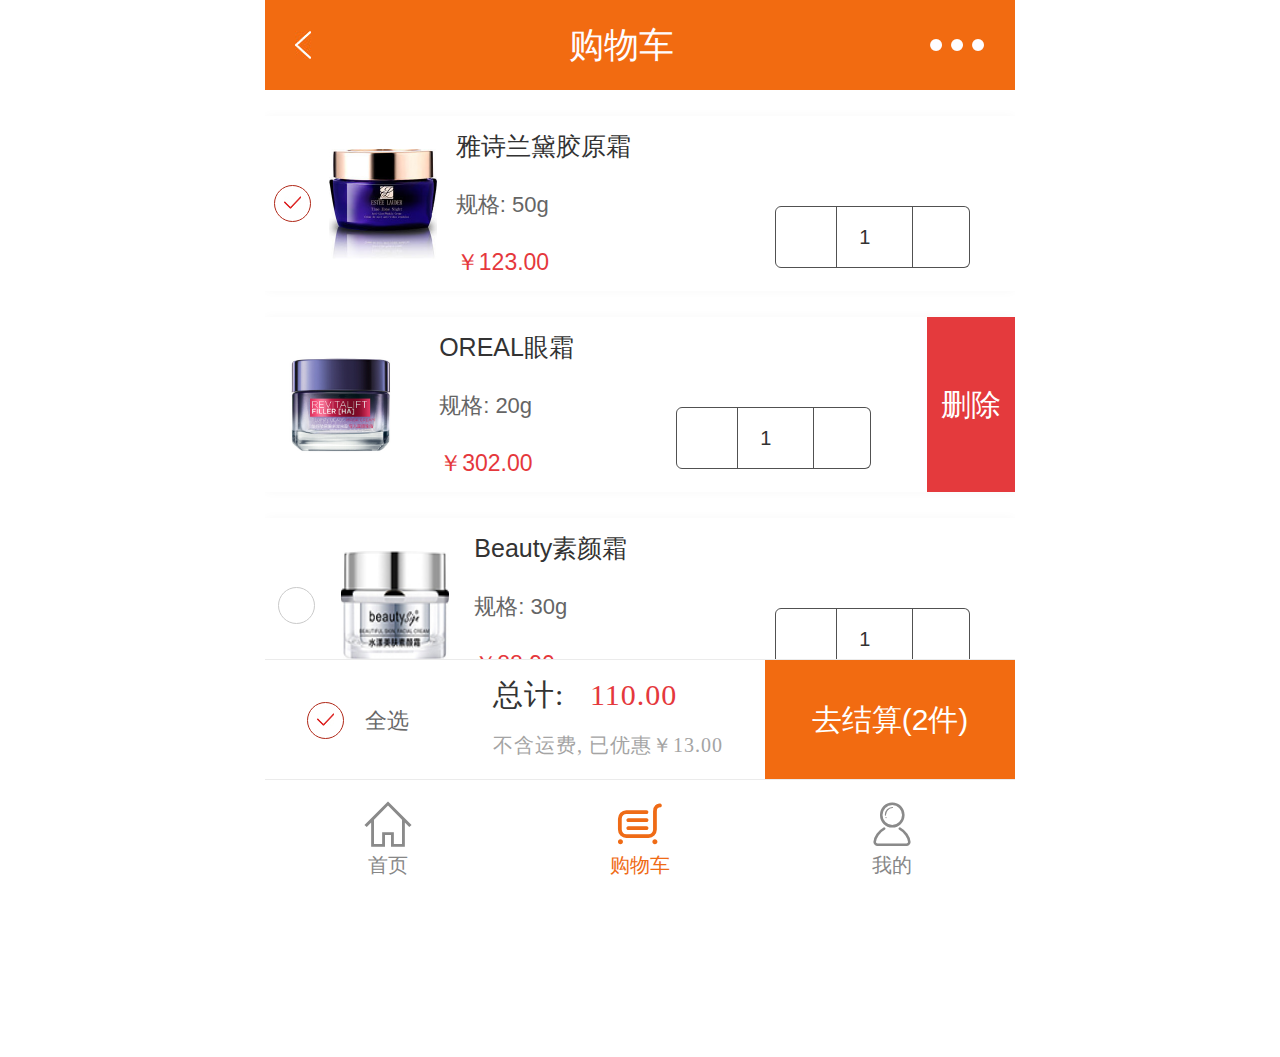
<file: ushopping_phone/html/shoppingcart.html>
<!DOCTYPE html>
<html lang="en">
<head>
    <meta charset="UTF-8">
    <meta name="viewport" content="width=device-width, initial-scale=1.0">
    <title>United Mall(U.MOBILE.COM)-正品低价, 品质保障, 配送及时, 轻松购物!</title>
    <meta name="description" content="专业的综合网上购物商城,销售家电、数码通讯、电脑、家居百货、服装服饰、母婴、图书食品等数万个品牌优质商品.便捷、诚信的服务，为您提供愉悦的网上购物体验!"/>
    <meta name="keywords" content="网上购物,网上商城,手机,笔记本,电脑,MP3,CD,VCD,DVD,相机,数码,配件,手表,存储卡,UnitedMall"/>

    <!-- 加载网页小图标 -->
    <link rel="icon" href="../images/titleIcon.ico">
    <!-- 加载重置样式 -->
    <link rel="stylesheet" href="../css/reset.css">
    <!-- 加载shoppingcart的样式css -->
    <link rel="stylesheet" href="../css/shoppingcart.css">
    <!-- 加载图标样式 -->
    <link rel="stylesheet" href="../assets/font/iconfont.css">
    <!-- 换算rem单位的js --> 
    <script src="../js/remScale.js"></script>
</head>
<body>
    <!-- header -->
    <div class="wrap headerbg">
        <header>
            <a href="./detail.html">
                <img src="../images/iconimg/arrleft_03.jpg" alt="arrleft">
            </a>
            <h3>购物车</h3>
            <i class="iconfont icon-gengduo-copy"></i>
        </header>
    </div>

    <!-- main -->
    <div class="wrap">
        <ul class="shoppinglist">
            <li>
                <div class="leftproduct">
                    <div class="select">
                        <img src="../images/iconimg/selectCart.jpg" alt="select">
                    </div>
                    <img src="../images/index/shop_4.jpg" alt="" class="item">

                    <div class="desc">
                        <h3>雅诗兰黛胶原霜</h3>
                        <p class="size">规格: 50g</p>
                        <p class="price">￥123.00</p>
                    </div>
                </div>
                <div class="rightnum">
                    <div class="number">
                        <i class = "minus iconfont icon-jianhao"></i>
                        <input type="number" min = "1" step="1" value="1">
                        <i class = "plus iconfont icon-jiahao1"></i>
                   </div>
                </div>
            </li>

            <li class="active">
                <div class="leftproduct">
                    <img src="../images/index/shop_7.jpg" alt="" class="item">

                    <div class="desc">
                        <h3>OREAL眼霜</h3>
                        <p class="size">规格: 20g</p>
                        <p class="price">￥302.00</p>
                    </div>
                </div>
                <div class="rightnum">
                    <div class="number">
                        <i class = "minus iconfont icon-jianhao"></i>
                        <input type="number" min = "1" step="1" value="1">
                        <i class = "plus iconfont icon-jiahao1"></i>
                   </div>
                </div>

                <div class="delete">
                    删除
                </div>
            </li>

            <li>
                <div class="leftproduct">
                    <div class="select">
                    </div>
                    <img src="../images/index/shopCart.jpg" alt="" class="item">

                    <div class="desc">
                        <h3>Beauty素颜霜</h3>
                        <p class="size">规格: 30g</p>
                        <p class="price">￥88.90</p>
                    </div>
                </div>
                <div class="rightnum">
                    <div class="number">
                        <i class = "minus iconfont icon-jianhao"></i>
                        <input type="number" min = "1" step="1" value="1">
                        <i class = "plus iconfont icon-jiahao1"></i>
                   </div>
                </div>
            </li>
        </ul>
    </div>

    <!-- footer -->
    <div class="check">
        <div class="sumup">
            <div class="selectall">
                <span class="select">
                    <img src="../images/iconimg/selectCart.jpg" alt="">
                </span>
                全选
            </div>
            <p class="price">
                总计: <strong>&nbsp;&nbsp;110.00</strong><br>
                <span>不含运费, 已优惠￥13.00</span>
            </p>
        </div>
        <button class="checkout" onclick = "window.location.href ='confirmorder.html'">
            去结算(2件)
        </button>
    </div>
    <!-- tabnav -->
    <div class="tabnav">
        <a href="../index.html">
            <i class="iconfont icon-shouye1"></i>
            <em>首页</em>
        </a>
        <a href="./shoppingcart.html">
            <i class="iconfont icon-48"></i>
            <em>购物车</em>
        </a>
        <a href="./myorder.html">
            <i class="iconfont icon-iconfuzhi"></i>
            <em>我的</em>
        </a>
    </div>

</body>
</html>
</file>
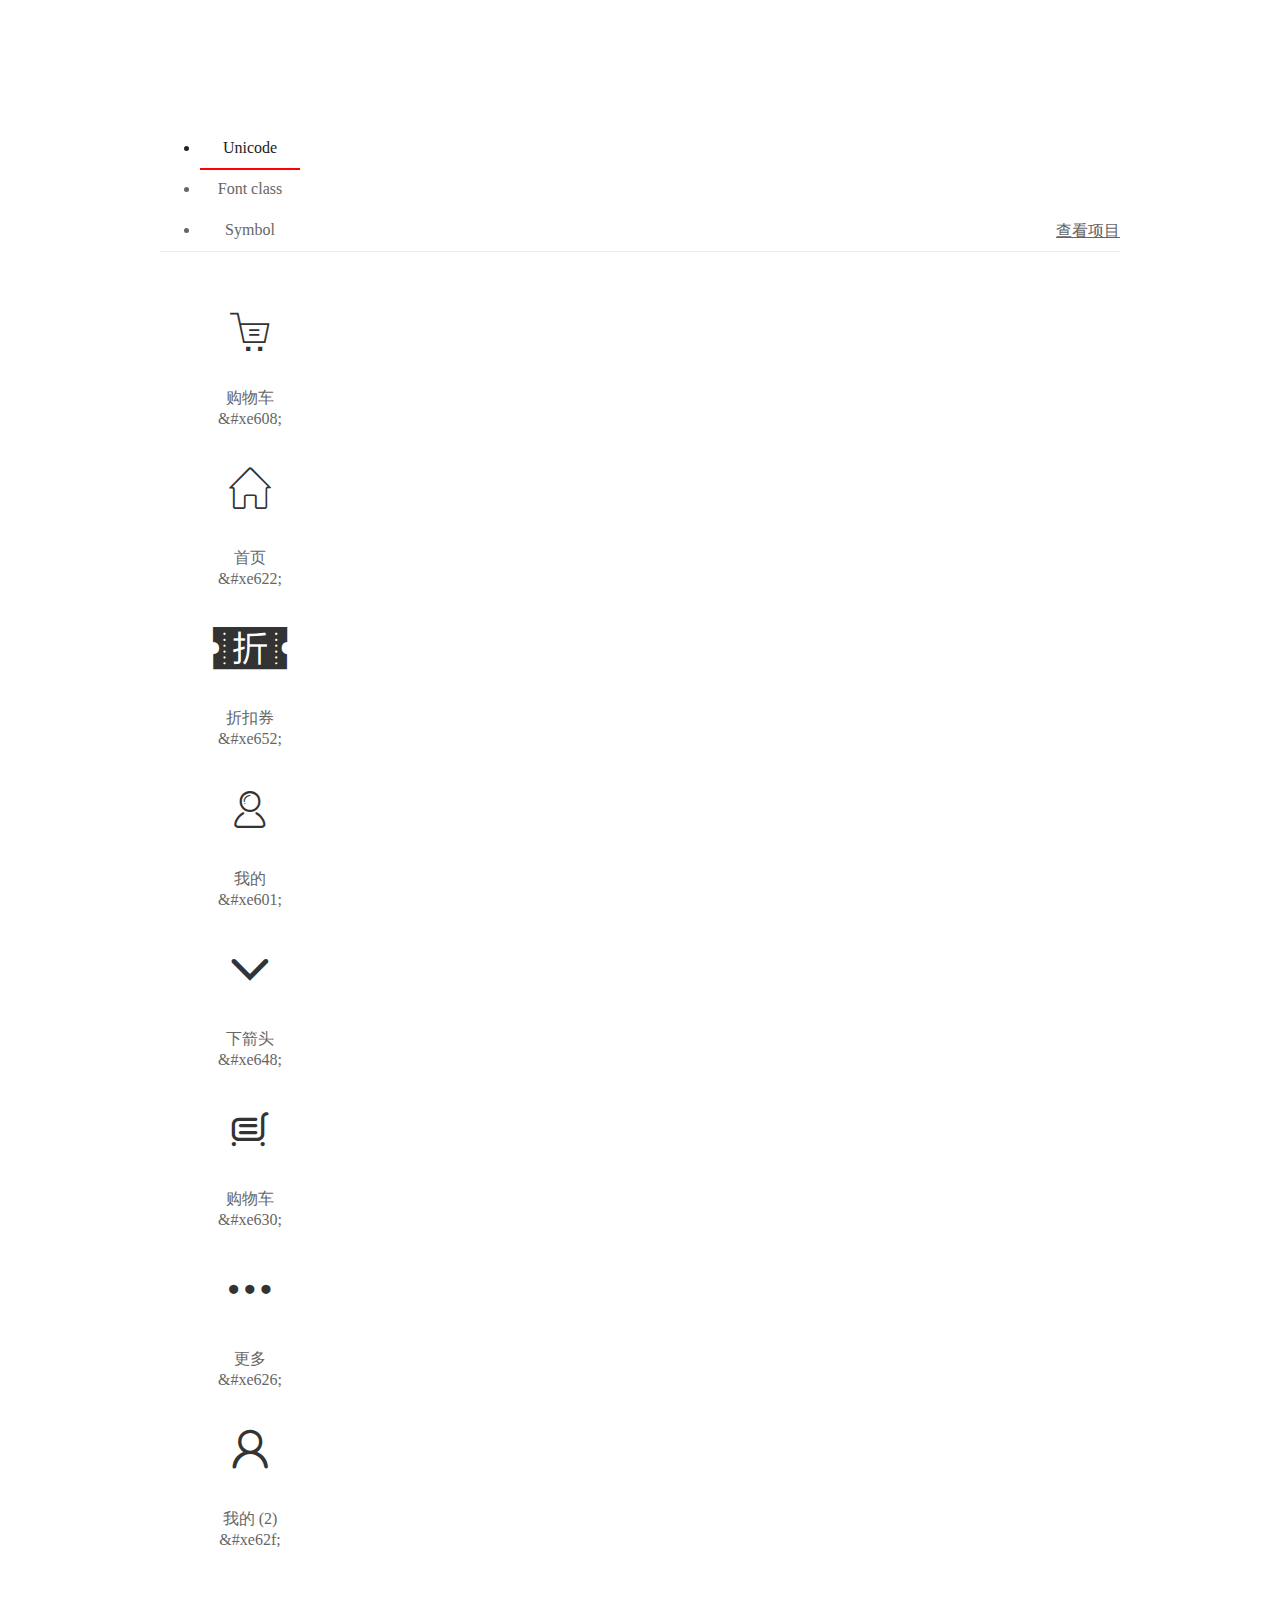
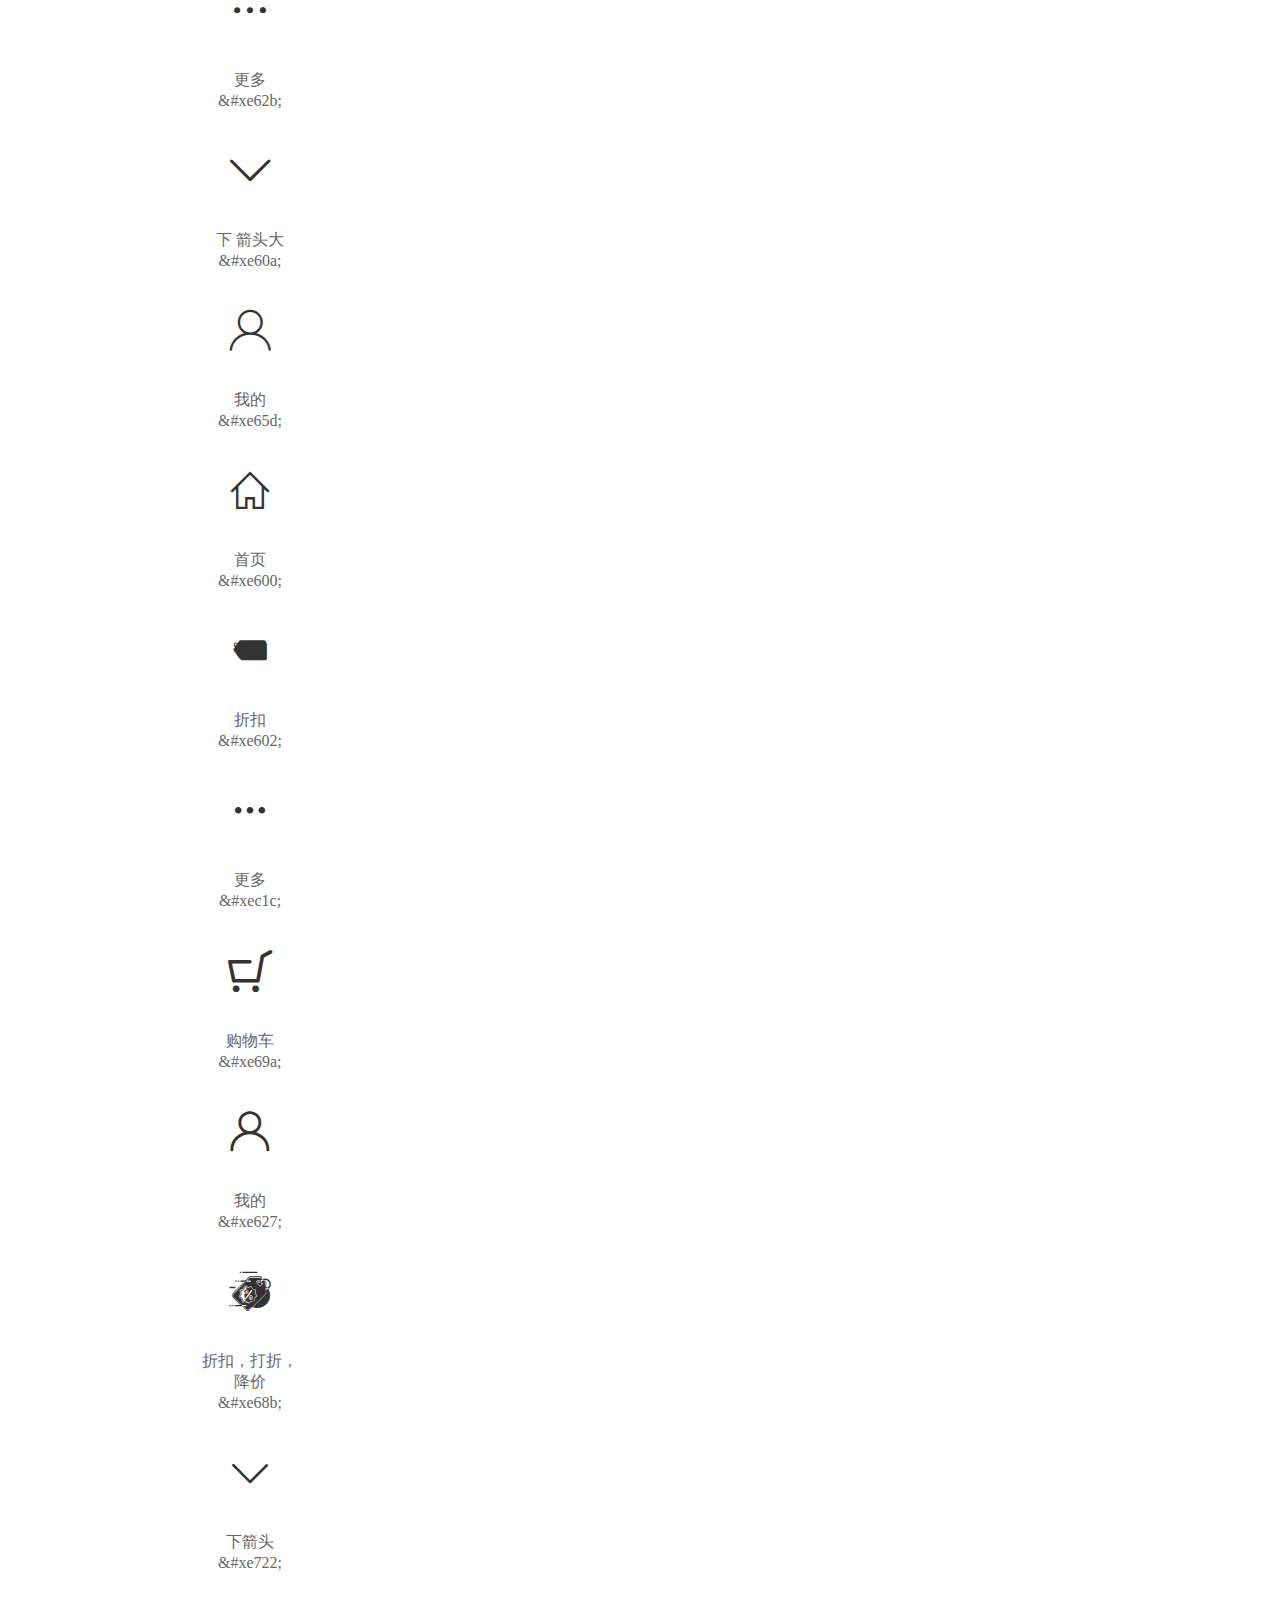
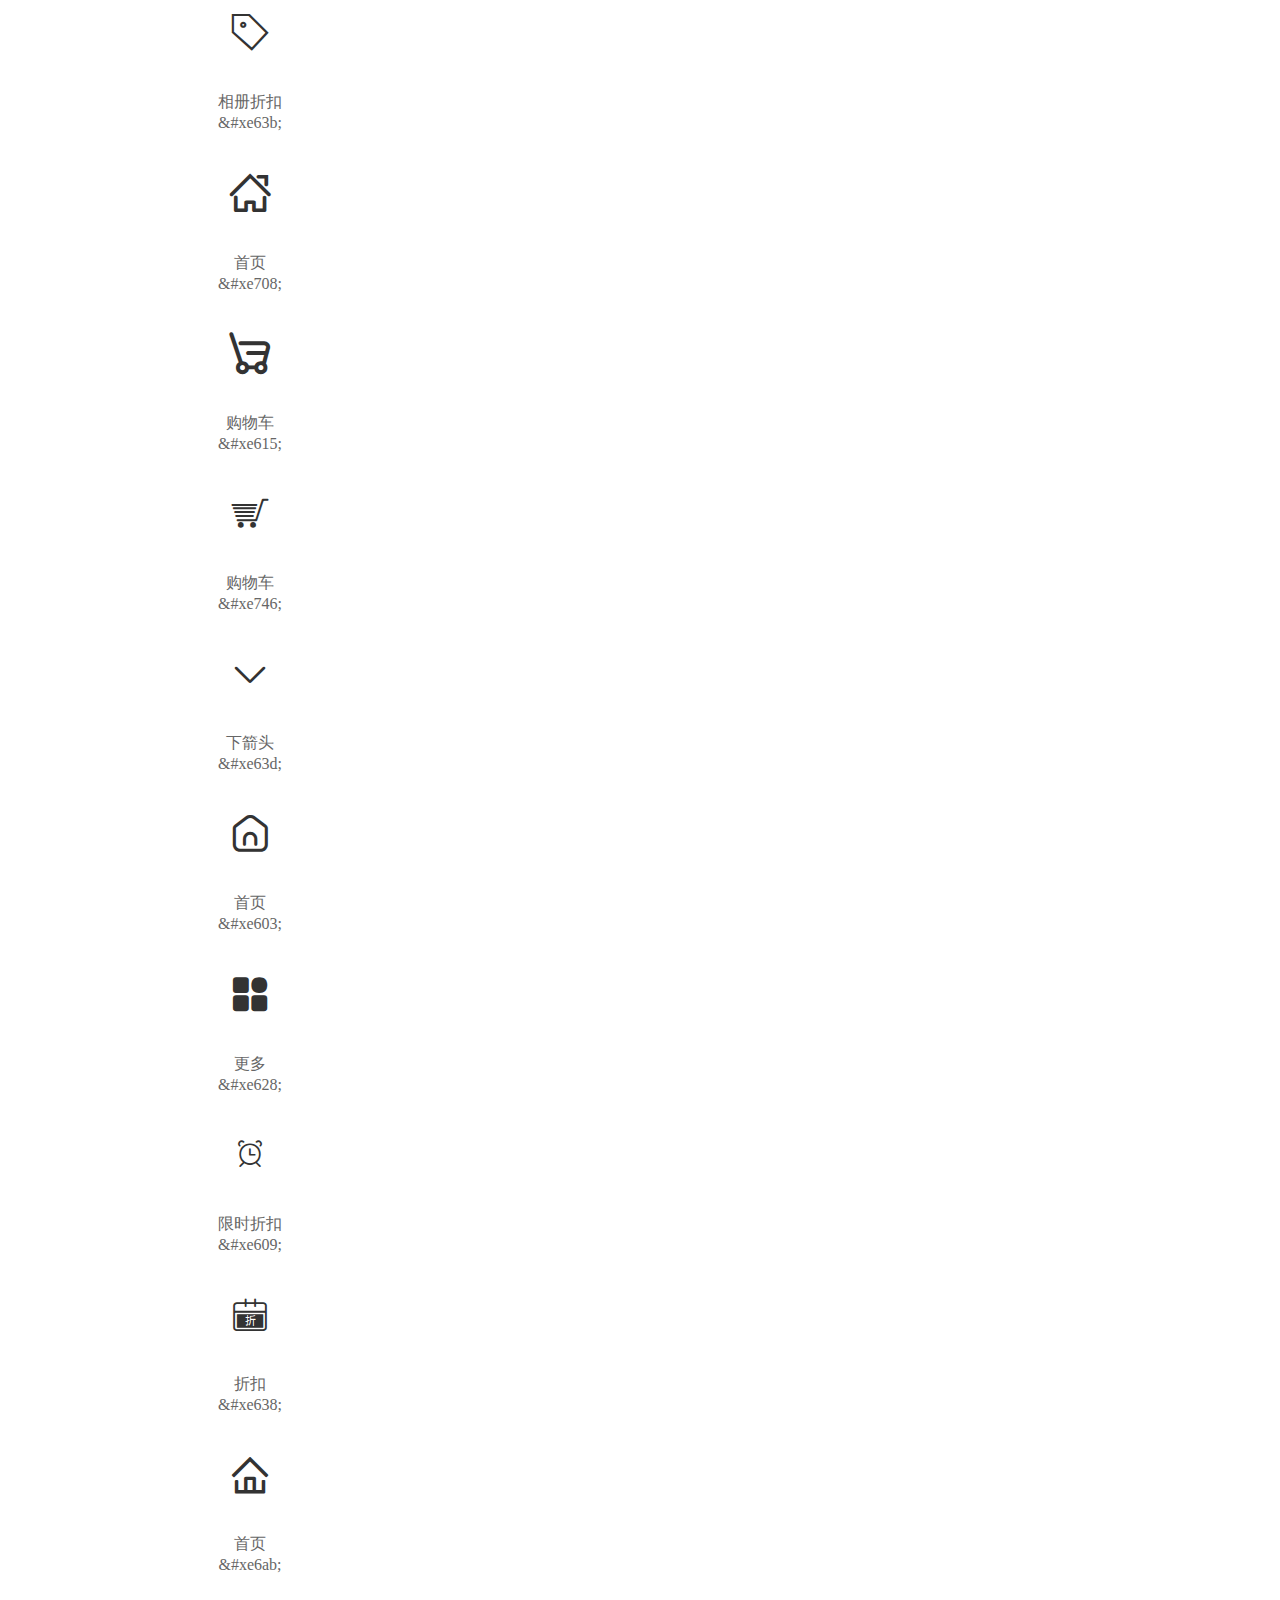
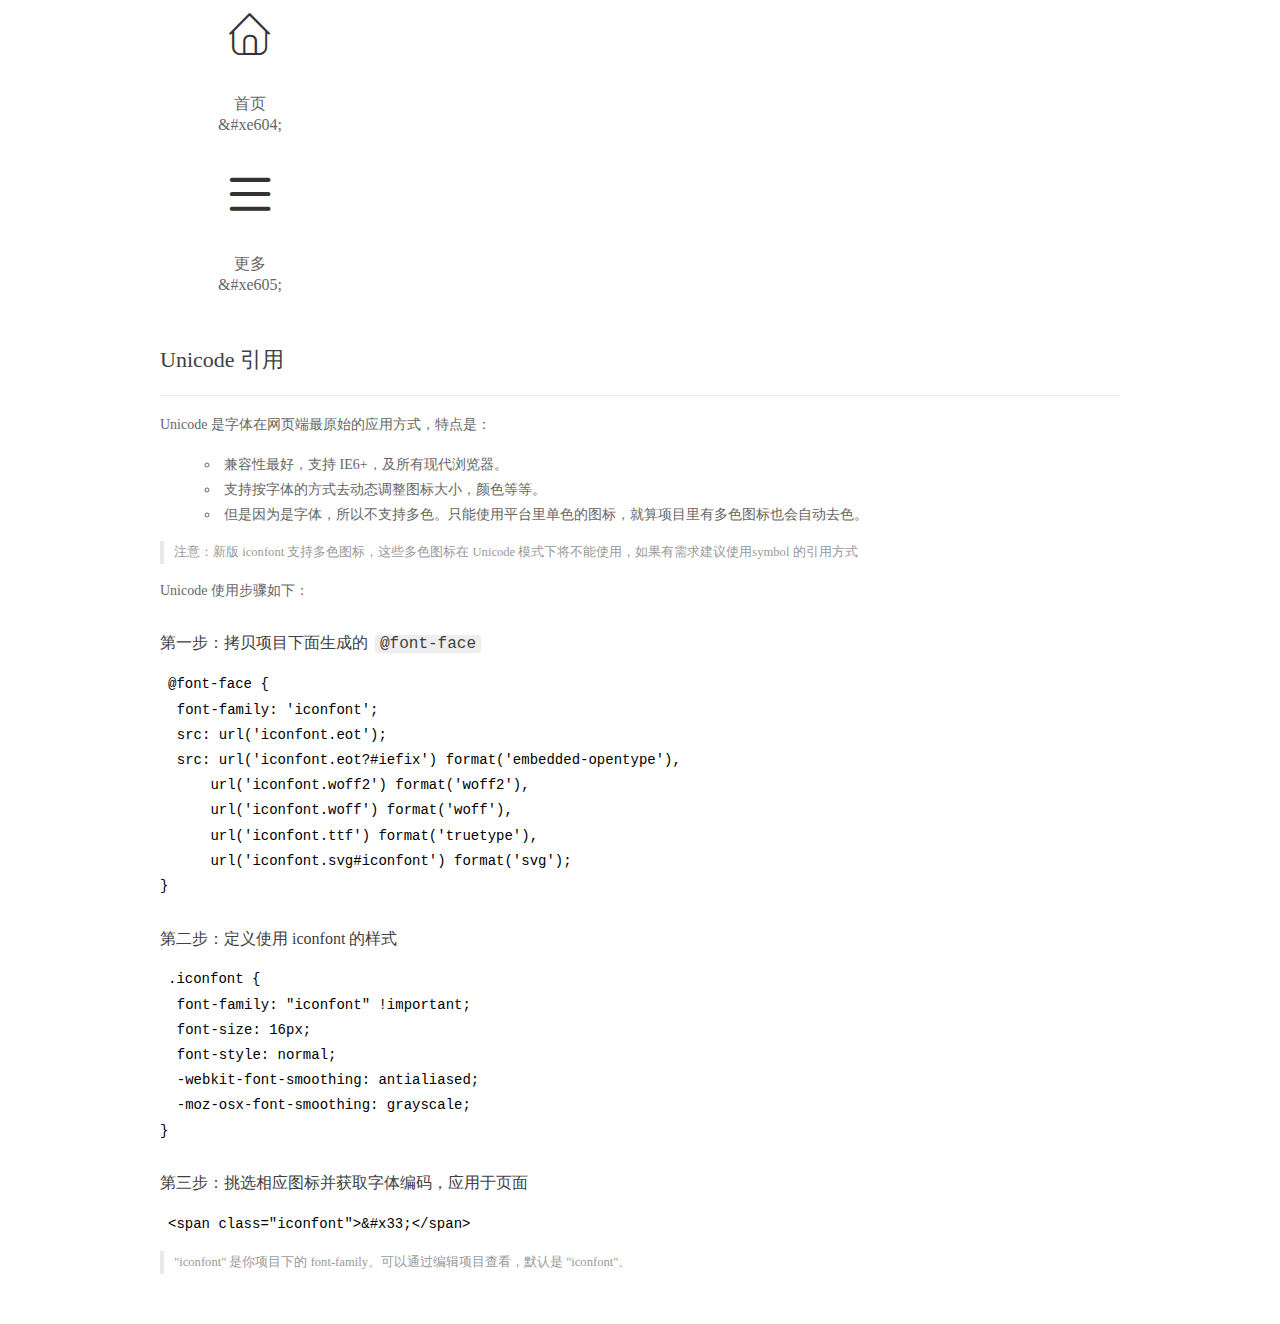
<file: ushopping_phone/assets/font/demo_index.html>
<!DOCTYPE html>
<html>
<head>
  <meta charset="utf-8"/>
  <title>IconFont Demo</title>
  <link rel="shortcut icon" href="https://img.alicdn.com/tps/i4/TB1_oz6GVXXXXaFXpXXJDFnIXXX-64-64.ico" type="image/x-icon"/>
  <link rel="stylesheet" href="https://g.alicdn.com/thx/cube/1.3.2/cube.min.css">
  <link rel="stylesheet" href="demo.css">
  <link rel="stylesheet" href="iconfont.css">
  <script src="iconfont.js"></script>
  <!-- jQuery -->
  <script src="https://a1.alicdn.com/oss/uploads/2018/12/26/7bfddb60-08e8-11e9-9b04-53e73bb6408b.js"></script>
  <!-- 代码高亮 -->
  <script src="https://a1.alicdn.com/oss/uploads/2018/12/26/a3f714d0-08e6-11e9-8a15-ebf944d7534c.js"></script>
</head>
<body>
  <div class="main">
    <h1 class="logo"><a href="https://www.iconfont.cn/" title="iconfont 首页" target="_blank">&#xe86b;</a></h1>
    <div class="nav-tabs">
      <ul id="tabs" class="dib-box">
        <li class="dib active"><span>Unicode</span></li>
        <li class="dib"><span>Font class</span></li>
        <li class="dib"><span>Symbol</span></li>
      </ul>
      
      <a href="https://www.iconfont.cn/manage/index?manage_type=myprojects&projectId=2203943" target="_blank" class="nav-more">查看项目</a>
      
    </div>
    <div class="tab-container">
      <div class="content unicode" style="display: block;">
          <ul class="icon_lists dib-box">
          
            <li class="dib">
              <span class="icon iconfont">&#xe608;</span>
                <div class="name">购物车</div>
                <div class="code-name">&amp;#xe608;</div>
              </li>
          
            <li class="dib">
              <span class="icon iconfont">&#xe622;</span>
                <div class="name">首页</div>
                <div class="code-name">&amp;#xe622;</div>
              </li>
          
            <li class="dib">
              <span class="icon iconfont">&#xe652;</span>
                <div class="name">折扣券</div>
                <div class="code-name">&amp;#xe652;</div>
              </li>
          
            <li class="dib">
              <span class="icon iconfont">&#xe601;</span>
                <div class="name">我的</div>
                <div class="code-name">&amp;#xe601;</div>
              </li>
          
            <li class="dib">
              <span class="icon iconfont">&#xe648;</span>
                <div class="name">下箭头</div>
                <div class="code-name">&amp;#xe648;</div>
              </li>
          
            <li class="dib">
              <span class="icon iconfont">&#xe630;</span>
                <div class="name">购物车</div>
                <div class="code-name">&amp;#xe630;</div>
              </li>
          
            <li class="dib">
              <span class="icon iconfont">&#xe626;</span>
                <div class="name">更多</div>
                <div class="code-name">&amp;#xe626;</div>
              </li>
          
            <li class="dib">
              <span class="icon iconfont">&#xe62f;</span>
                <div class="name">我的 (2)</div>
                <div class="code-name">&amp;#xe62f;</div>
              </li>
          
            <li class="dib">
              <span class="icon iconfont">&#xe62b;</span>
                <div class="name">更多</div>
                <div class="code-name">&amp;#xe62b;</div>
              </li>
          
            <li class="dib">
              <span class="icon iconfont">&#xe60a;</span>
                <div class="name">下 箭头大</div>
                <div class="code-name">&amp;#xe60a;</div>
              </li>
          
            <li class="dib">
              <span class="icon iconfont">&#xe65d;</span>
                <div class="name">我的</div>
                <div class="code-name">&amp;#xe65d;</div>
              </li>
          
            <li class="dib">
              <span class="icon iconfont">&#xe600;</span>
                <div class="name">首页</div>
                <div class="code-name">&amp;#xe600;</div>
              </li>
          
            <li class="dib">
              <span class="icon iconfont">&#xe602;</span>
                <div class="name">折扣</div>
                <div class="code-name">&amp;#xe602;</div>
              </li>
          
            <li class="dib">
              <span class="icon iconfont">&#xec1c;</span>
                <div class="name">更多</div>
                <div class="code-name">&amp;#xec1c;</div>
              </li>
          
            <li class="dib">
              <span class="icon iconfont">&#xe69a;</span>
                <div class="name">购物车</div>
                <div class="code-name">&amp;#xe69a;</div>
              </li>
          
            <li class="dib">
              <span class="icon iconfont">&#xe627;</span>
                <div class="name">我的</div>
                <div class="code-name">&amp;#xe627;</div>
              </li>
          
            <li class="dib">
              <span class="icon iconfont">&#xe68b;</span>
                <div class="name">折扣，打折，降价</div>
                <div class="code-name">&amp;#xe68b;</div>
              </li>
          
            <li class="dib">
              <span class="icon iconfont">&#xe722;</span>
                <div class="name">下箭头</div>
                <div class="code-name">&amp;#xe722;</div>
              </li>
          
            <li class="dib">
              <span class="icon iconfont">&#xe63b;</span>
                <div class="name">相册折扣</div>
                <div class="code-name">&amp;#xe63b;</div>
              </li>
          
            <li class="dib">
              <span class="icon iconfont">&#xe708;</span>
                <div class="name">首页</div>
                <div class="code-name">&amp;#xe708;</div>
              </li>
          
            <li class="dib">
              <span class="icon iconfont">&#xe615;</span>
                <div class="name">购物车</div>
                <div class="code-name">&amp;#xe615;</div>
              </li>
          
            <li class="dib">
              <span class="icon iconfont">&#xe746;</span>
                <div class="name">购物车</div>
                <div class="code-name">&amp;#xe746;</div>
              </li>
          
            <li class="dib">
              <span class="icon iconfont">&#xe63d;</span>
                <div class="name">下箭头</div>
                <div class="code-name">&amp;#xe63d;</div>
              </li>
          
            <li class="dib">
              <span class="icon iconfont">&#xe603;</span>
                <div class="name">首页</div>
                <div class="code-name">&amp;#xe603;</div>
              </li>
          
            <li class="dib">
              <span class="icon iconfont">&#xe628;</span>
                <div class="name">更多</div>
                <div class="code-name">&amp;#xe628;</div>
              </li>
          
            <li class="dib">
              <span class="icon iconfont">&#xe609;</span>
                <div class="name">限时折扣</div>
                <div class="code-name">&amp;#xe609;</div>
              </li>
          
            <li class="dib">
              <span class="icon iconfont">&#xe638;</span>
                <div class="name">折扣</div>
                <div class="code-name">&amp;#xe638;</div>
              </li>
          
            <li class="dib">
              <span class="icon iconfont">&#xe6ab;</span>
                <div class="name">首页</div>
                <div class="code-name">&amp;#xe6ab;</div>
              </li>
          
            <li class="dib">
              <span class="icon iconfont">&#xe604;</span>
                <div class="name">首页</div>
                <div class="code-name">&amp;#xe604;</div>
              </li>
          
            <li class="dib">
              <span class="icon iconfont">&#xe605;</span>
                <div class="name">更多</div>
                <div class="code-name">&amp;#xe605;</div>
              </li>
          
          </ul>
          <div class="article markdown">
          <h2 id="unicode-">Unicode 引用</h2>
          <hr>

          <p>Unicode 是字体在网页端最原始的应用方式，特点是：</p>
          <ul>
            <li>兼容性最好，支持 IE6+，及所有现代浏览器。</li>
            <li>支持按字体的方式去动态调整图标大小，颜色等等。</li>
            <li>但是因为是字体，所以不支持多色。只能使用平台里单色的图标，就算项目里有多色图标也会自动去色。</li>
          </ul>
          <blockquote>
            <p>注意：新版 iconfont 支持多色图标，这些多色图标在 Unicode 模式下将不能使用，如果有需求建议使用symbol 的引用方式</p>
          </blockquote>
          <p>Unicode 使用步骤如下：</p>
          <h3 id="-font-face">第一步：拷贝项目下面生成的 <code>@font-face</code></h3>
<pre><code class="language-css"
>@font-face {
  font-family: 'iconfont';
  src: url('iconfont.eot');
  src: url('iconfont.eot?#iefix') format('embedded-opentype'),
      url('iconfont.woff2') format('woff2'),
      url('iconfont.woff') format('woff'),
      url('iconfont.ttf') format('truetype'),
      url('iconfont.svg#iconfont') format('svg');
}
</code></pre>
          <h3 id="-iconfont-">第二步：定义使用 iconfont 的样式</h3>
<pre><code class="language-css"
>.iconfont {
  font-family: "iconfont" !important;
  font-size: 16px;
  font-style: normal;
  -webkit-font-smoothing: antialiased;
  -moz-osx-font-smoothing: grayscale;
}
</code></pre>
          <h3 id="-">第三步：挑选相应图标并获取字体编码，应用于页面</h3>
<pre>
<code class="language-html"
>&lt;span class="iconfont"&gt;&amp;#x33;&lt;/span&gt;
</code></pre>
          <blockquote>
            <p>"iconfont" 是你项目下的 font-family。可以通过编辑项目查看，默认是 "iconfont"。</p>
          </blockquote>
          </div>
      </div>
      <div class="content font-class">
        <ul class="icon_lists dib-box">
          
          <li class="dib">
            <span class="icon iconfont icon-gouwuche"></span>
            <div class="name">
              购物车
            </div>
            <div class="code-name">.icon-gouwuche
            </div>
          </li>
          
          <li class="dib">
            <span class="icon iconfont icon-shouye"></span>
            <div class="name">
              首页
            </div>
            <div class="code-name">.icon-shouye
            </div>
          </li>
          
          <li class="dib">
            <span class="icon iconfont icon-zhekouquan"></span>
            <div class="name">
              折扣券
            </div>
            <div class="code-name">.icon-zhekouquan
            </div>
          </li>
          
          <li class="dib">
            <span class="icon iconfont icon-iconfuzhi"></span>
            <div class="name">
              我的
            </div>
            <div class="code-name">.icon-iconfuzhi
            </div>
          </li>
          
          <li class="dib">
            <span class="icon iconfont icon-arrow-down"></span>
            <div class="name">
              下箭头
            </div>
            <div class="code-name">.icon-arrow-down
            </div>
          </li>
          
          <li class="dib">
            <span class="icon iconfont icon-48"></span>
            <div class="name">
              购物车
            </div>
            <div class="code-name">.icon-48
            </div>
          </li>
          
          <li class="dib">
            <span class="icon iconfont icon-gengduo-copy"></span>
            <div class="name">
              更多
            </div>
            <div class="code-name">.icon-gengduo-copy
            </div>
          </li>
          
          <li class="dib">
            <span class="icon iconfont icon-wode2"></span>
            <div class="name">
              我的 (2)
            </div>
            <div class="code-name">.icon-wode2
            </div>
          </li>
          
          <li class="dib">
            <span class="icon iconfont icon-gengduo"></span>
            <div class="name">
              更多
            </div>
            <div class="code-name">.icon-gengduo
            </div>
          </li>
          
          <li class="dib">
            <span class="icon iconfont icon-jiantou8"></span>
            <div class="name">
              下 箭头大
            </div>
            <div class="code-name">.icon-jiantou8
            </div>
          </li>
          
          <li class="dib">
            <span class="icon iconfont icon-my_icon"></span>
            <div class="name">
              我的
            </div>
            <div class="code-name">.icon-my_icon
            </div>
          </li>
          
          <li class="dib">
            <span class="icon iconfont icon-shouye1"></span>
            <div class="name">
              首页
            </div>
            <div class="code-name">.icon-shouye1
            </div>
          </li>
          
          <li class="dib">
            <span class="icon iconfont icon--"></span>
            <div class="name">
              折扣
            </div>
            <div class="code-name">.icon--
            </div>
          </li>
          
          <li class="dib">
            <span class="icon iconfont icon-gengduo1"></span>
            <div class="name">
              更多
            </div>
            <div class="code-name">.icon-gengduo1
            </div>
          </li>
          
          <li class="dib">
            <span class="icon iconfont icon-gouwuche1"></span>
            <div class="name">
              购物车
            </div>
            <div class="code-name">.icon-gouwuche1
            </div>
          </li>
          
          <li class="dib">
            <span class="icon iconfont icon-wode"></span>
            <div class="name">
              我的
            </div>
            <div class="code-name">.icon-wode
            </div>
          </li>
          
          <li class="dib">
            <span class="icon iconfont icon-huabanfuben"></span>
            <div class="name">
              折扣，打折，降价
            </div>
            <div class="code-name">.icon-huabanfuben
            </div>
          </li>
          
          <li class="dib">
            <span class="icon iconfont icon-xiajiantou"></span>
            <div class="name">
              下箭头
            </div>
            <div class="code-name">.icon-xiajiantou
            </div>
          </li>
          
          <li class="dib">
            <span class="icon iconfont icon-xiangcezhekou"></span>
            <div class="name">
              相册折扣
            </div>
            <div class="code-name">.icon-xiangcezhekou
            </div>
          </li>
          
          <li class="dib">
            <span class="icon iconfont icon-shouye2"></span>
            <div class="name">
              首页
            </div>
            <div class="code-name">.icon-shouye2
            </div>
          </li>
          
          <li class="dib">
            <span class="icon iconfont icon-gouwuche2"></span>
            <div class="name">
              购物车
            </div>
            <div class="code-name">.icon-gouwuche2
            </div>
          </li>
          
          <li class="dib">
            <span class="icon iconfont icon-gouwuche3"></span>
            <div class="name">
              购物车
            </div>
            <div class="code-name">.icon-gouwuche3
            </div>
          </li>
          
          <li class="dib">
            <span class="icon iconfont icon-xiajiantou_huaban"></span>
            <div class="name">
              下箭头
            </div>
            <div class="code-name">.icon-xiajiantou_huaban
            </div>
          </li>
          
          <li class="dib">
            <span class="icon iconfont icon-shouye3"></span>
            <div class="name">
              首页
            </div>
            <div class="code-name">.icon-shouye3
            </div>
          </li>
          
          <li class="dib">
            <span class="icon iconfont icon-gengduobeifen"></span>
            <div class="name">
              更多
            </div>
            <div class="code-name">.icon-gengduobeifen
            </div>
          </li>
          
          <li class="dib">
            <span class="icon iconfont icon-xianshizhekou"></span>
            <div class="name">
              限时折扣
            </div>
            <div class="code-name">.icon-xianshizhekou
            </div>
          </li>
          
          <li class="dib">
            <span class="icon iconfont icon-zhekou"></span>
            <div class="name">
              折扣
            </div>
            <div class="code-name">.icon-zhekou
            </div>
          </li>
          
          <li class="dib">
            <span class="icon iconfont icon-shouye4"></span>
            <div class="name">
              首页
            </div>
            <div class="code-name">.icon-shouye4
            </div>
          </li>
          
          <li class="dib">
            <span class="icon iconfont icon-shouye5"></span>
            <div class="name">
              首页
            </div>
            <div class="code-name">.icon-shouye5
            </div>
          </li>
          
          <li class="dib">
            <span class="icon iconfont icon-gengduo2"></span>
            <div class="name">
              更多
            </div>
            <div class="code-name">.icon-gengduo2
            </div>
          </li>
          
        </ul>
        <div class="article markdown">
        <h2 id="font-class-">font-class 引用</h2>
        <hr>

        <p>font-class 是 Unicode 使用方式的一种变种，主要是解决 Unicode 书写不直观，语意不明确的问题。</p>
        <p>与 Unicode 使用方式相比，具有如下特点：</p>
        <ul>
          <li>兼容性良好，支持 IE8+，及所有现代浏览器。</li>
          <li>相比于 Unicode 语意明确，书写更直观。可以很容易分辨这个 icon 是什么。</li>
          <li>因为使用 class 来定义图标，所以当要替换图标时，只需要修改 class 里面的 Unicode 引用。</li>
          <li>不过因为本质上还是使用的字体，所以多色图标还是不支持的。</li>
        </ul>
        <p>使用步骤如下：</p>
        <h3 id="-fontclass-">第一步：引入项目下面生成的 fontclass 代码：</h3>
<pre><code class="language-html">&lt;link rel="stylesheet" href="./iconfont.css"&gt;
</code></pre>
        <h3 id="-">第二步：挑选相应图标并获取类名，应用于页面：</h3>
<pre><code class="language-html">&lt;span class="iconfont icon-xxx"&gt;&lt;/span&gt;
</code></pre>
        <blockquote>
          <p>"
            iconfont" 是你项目下的 font-family。可以通过编辑项目查看，默认是 "iconfont"。</p>
        </blockquote>
      </div>
      </div>
      <div class="content symbol">
          <ul class="icon_lists dib-box">
          
            <li class="dib">
                <svg class="icon svg-icon" aria-hidden="true">
                  <use xlink:href="#icon-gouwuche"></use>
                </svg>
                <div class="name">购物车</div>
                <div class="code-name">#icon-gouwuche</div>
            </li>
          
            <li class="dib">
                <svg class="icon svg-icon" aria-hidden="true">
                  <use xlink:href="#icon-shouye"></use>
                </svg>
                <div class="name">首页</div>
                <div class="code-name">#icon-shouye</div>
            </li>
          
            <li class="dib">
                <svg class="icon svg-icon" aria-hidden="true">
                  <use xlink:href="#icon-zhekouquan"></use>
                </svg>
                <div class="name">折扣券</div>
                <div class="code-name">#icon-zhekouquan</div>
            </li>
          
            <li class="dib">
                <svg class="icon svg-icon" aria-hidden="true">
                  <use xlink:href="#icon-iconfuzhi"></use>
                </svg>
                <div class="name">我的</div>
                <div class="code-name">#icon-iconfuzhi</div>
            </li>
          
            <li class="dib">
                <svg class="icon svg-icon" aria-hidden="true">
                  <use xlink:href="#icon-arrow-down"></use>
                </svg>
                <div class="name">下箭头</div>
                <div class="code-name">#icon-arrow-down</div>
            </li>
          
            <li class="dib">
                <svg class="icon svg-icon" aria-hidden="true">
                  <use xlink:href="#icon-48"></use>
                </svg>
                <div class="name">购物车</div>
                <div class="code-name">#icon-48</div>
            </li>
          
            <li class="dib">
                <svg class="icon svg-icon" aria-hidden="true">
                  <use xlink:href="#icon-gengduo-copy"></use>
                </svg>
                <div class="name">更多</div>
                <div class="code-name">#icon-gengduo-copy</div>
            </li>
          
            <li class="dib">
                <svg class="icon svg-icon" aria-hidden="true">
                  <use xlink:href="#icon-wode2"></use>
                </svg>
                <div class="name">我的 (2)</div>
                <div class="code-name">#icon-wode2</div>
            </li>
          
            <li class="dib">
                <svg class="icon svg-icon" aria-hidden="true">
                  <use xlink:href="#icon-gengduo"></use>
                </svg>
                <div class="name">更多</div>
                <div class="code-name">#icon-gengduo</div>
            </li>
          
            <li class="dib">
                <svg class="icon svg-icon" aria-hidden="true">
                  <use xlink:href="#icon-jiantou8"></use>
                </svg>
                <div class="name">下 箭头大</div>
                <div class="code-name">#icon-jiantou8</div>
            </li>
          
            <li class="dib">
                <svg class="icon svg-icon" aria-hidden="true">
                  <use xlink:href="#icon-my_icon"></use>
                </svg>
                <div class="name">我的</div>
                <div class="code-name">#icon-my_icon</div>
            </li>
          
            <li class="dib">
                <svg class="icon svg-icon" aria-hidden="true">
                  <use xlink:href="#icon-shouye1"></use>
                </svg>
                <div class="name">首页</div>
                <div class="code-name">#icon-shouye1</div>
            </li>
          
            <li class="dib">
                <svg class="icon svg-icon" aria-hidden="true">
                  <use xlink:href="#icon--"></use>
                </svg>
                <div class="name">折扣</div>
                <div class="code-name">#icon--</div>
            </li>
          
            <li class="dib">
                <svg class="icon svg-icon" aria-hidden="true">
                  <use xlink:href="#icon-gengduo1"></use>
                </svg>
                <div class="name">更多</div>
                <div class="code-name">#icon-gengduo1</div>
            </li>
          
            <li class="dib">
                <svg class="icon svg-icon" aria-hidden="true">
                  <use xlink:href="#icon-gouwuche1"></use>
                </svg>
                <div class="name">购物车</div>
                <div class="code-name">#icon-gouwuche1</div>
            </li>
          
            <li class="dib">
                <svg class="icon svg-icon" aria-hidden="true">
                  <use xlink:href="#icon-wode"></use>
                </svg>
                <div class="name">我的</div>
                <div class="code-name">#icon-wode</div>
            </li>
          
            <li class="dib">
                <svg class="icon svg-icon" aria-hidden="true">
                  <use xlink:href="#icon-huabanfuben"></use>
                </svg>
                <div class="name">折扣，打折，降价</div>
                <div class="code-name">#icon-huabanfuben</div>
            </li>
          
            <li class="dib">
                <svg class="icon svg-icon" aria-hidden="true">
                  <use xlink:href="#icon-xiajiantou"></use>
                </svg>
                <div class="name">下箭头</div>
                <div class="code-name">#icon-xiajiantou</div>
            </li>
          
            <li class="dib">
                <svg class="icon svg-icon" aria-hidden="true">
                  <use xlink:href="#icon-xiangcezhekou"></use>
                </svg>
                <div class="name">相册折扣</div>
                <div class="code-name">#icon-xiangcezhekou</div>
            </li>
          
            <li class="dib">
                <svg class="icon svg-icon" aria-hidden="true">
                  <use xlink:href="#icon-shouye2"></use>
                </svg>
                <div class="name">首页</div>
                <div class="code-name">#icon-shouye2</div>
            </li>
          
            <li class="dib">
                <svg class="icon svg-icon" aria-hidden="true">
                  <use xlink:href="#icon-gouwuche2"></use>
                </svg>
                <div class="name">购物车</div>
                <div class="code-name">#icon-gouwuche2</div>
            </li>
          
            <li class="dib">
                <svg class="icon svg-icon" aria-hidden="true">
                  <use xlink:href="#icon-gouwuche3"></use>
                </svg>
                <div class="name">购物车</div>
                <div class="code-name">#icon-gouwuche3</div>
            </li>
          
            <li class="dib">
                <svg class="icon svg-icon" aria-hidden="true">
                  <use xlink:href="#icon-xiajiantou_huaban"></use>
                </svg>
                <div class="name">下箭头</div>
                <div class="code-name">#icon-xiajiantou_huaban</div>
            </li>
          
            <li class="dib">
                <svg class="icon svg-icon" aria-hidden="true">
                  <use xlink:href="#icon-shouye3"></use>
                </svg>
                <div class="name">首页</div>
                <div class="code-name">#icon-shouye3</div>
            </li>
          
            <li class="dib">
                <svg class="icon svg-icon" aria-hidden="true">
                  <use xlink:href="#icon-gengduobeifen"></use>
                </svg>
                <div class="name">更多</div>
                <div class="code-name">#icon-gengduobeifen</div>
            </li>
          
            <li class="dib">
                <svg class="icon svg-icon" aria-hidden="true">
                  <use xlink:href="#icon-xianshizhekou"></use>
                </svg>
                <div class="name">限时折扣</div>
                <div class="code-name">#icon-xianshizhekou</div>
            </li>
          
            <li class="dib">
                <svg class="icon svg-icon" aria-hidden="true">
                  <use xlink:href="#icon-zhekou"></use>
                </svg>
                <div class="name">折扣</div>
                <div class="code-name">#icon-zhekou</div>
            </li>
          
            <li class="dib">
                <svg class="icon svg-icon" aria-hidden="true">
                  <use xlink:href="#icon-shouye4"></use>
                </svg>
                <div class="name">首页</div>
                <div class="code-name">#icon-shouye4</div>
            </li>
          
            <li class="dib">
                <svg class="icon svg-icon" aria-hidden="true">
                  <use xlink:href="#icon-shouye5"></use>
                </svg>
                <div class="name">首页</div>
                <div class="code-name">#icon-shouye5</div>
            </li>
          
            <li class="dib">
                <svg class="icon svg-icon" aria-hidden="true">
                  <use xlink:href="#icon-gengduo2"></use>
                </svg>
                <div class="name">更多</div>
                <div class="code-name">#icon-gengduo2</div>
            </li>
          
          </ul>
          <div class="article markdown">
          <h2 id="symbol-">Symbol 引用</h2>
          <hr>

          <p>这是一种全新的使用方式，应该说这才是未来的主流，也是平台目前推荐的用法。相关介绍可以参考这篇<a href="">文章</a>
            这种用法其实是做了一个 SVG 的集合，与另外两种相比具有如下特点：</p>
          <ul>
            <li>支持多色图标了，不再受单色限制。</li>
            <li>通过一些技巧，支持像字体那样，通过 <code>font-size</code>, <code>color</code> 来调整样式。</li>
            <li>兼容性较差，支持 IE9+，及现代浏览器。</li>
            <li>浏览器渲染 SVG 的性能一般，还不如 png。</li>
          </ul>
          <p>使用步骤如下：</p>
          <h3 id="-symbol-">第一步：引入项目下面生成的 symbol 代码：</h3>
<pre><code class="language-html">&lt;script src="./iconfont.js"&gt;&lt;/script&gt;
</code></pre>
          <h3 id="-css-">第二步：加入通用 CSS 代码（引入一次就行）：</h3>
<pre><code class="language-html">&lt;style&gt;
.icon {
  width: 1em;
  height: 1em;
  vertical-align: -0.15em;
  fill: currentColor;
  overflow: hidden;
}
&lt;/style&gt;
</code></pre>
          <h3 id="-">第三步：挑选相应图标并获取类名，应用于页面：</h3>
<pre><code class="language-html">&lt;svg class="icon" aria-hidden="true"&gt;
  &lt;use xlink:href="#icon-xxx"&gt;&lt;/use&gt;
&lt;/svg&gt;
</code></pre>
          </div>
      </div>

    </div>
  </div>
  <script>
  $(document).ready(function () {
      $('.tab-container .content:first').show()

      $('#tabs li').click(function (e) {
        var tabContent = $('.tab-container .content')
        var index = $(this).index()

        if ($(this).hasClass('active')) {
          return
        } else {
          $('#tabs li').removeClass('active')
          $(this).addClass('active')

          tabContent.hide().eq(index).fadeIn()
        }
      })
    })
  </script>
</body>
</html>
</file>
<file: ushopping_phone/css/index.css>
@charset "utf-8";
body {
  overflow-x: hidden;
}
.wrap {
  width: calc(100% - 20px*2);
  max-width: 750px;
  margin: 0 auto;
}
.wrap header {
  height: 0.9rem;
  display: flex;
  justify-content: space-between;
  align-items: center;
}
.wrap header a > img {
  width: 1.5rem;
  height: 0.29rem;
}
.wrap header form input {
  width: 3.06rem;
  height: 0.4rem;
  background-color: #EEEEEE;
  border-radius: 0.07rem;
  text-align: center;
  font-size: 0.16rem;
}
.wrap header form input::-webkit-input-placeholder {
  color: #C9C9C9;
}
.wrap header i {
  font-size: 0.55rem;
}
.wrap nav {
  width: 100%;
  height: 0.75rem;
}
.wrap nav .list {
  width: 100%;
  height: 100%;
  white-space: nowrap;
  overflow-x: scroll;
  overflow-y: hidden;
  display: flex;
  align-items: center;
  justify-content: space-between;
  box-sizing: border-box;
  padding-left: 0.1rem;
  position: relative;
}
.wrap nav .list li {
  flex-grow: 1;
  margin-right: 0.4rem;
}
.wrap nav .list li a {
  display: inline-block;
  box-sizing: border-box;
  font: bold 0.28rem/0.71rem "微软雅黑";
  color: #494949;
}
.wrap nav .list li a:hover {
  color: #C54473;
  border-bottom: 4px solid #C54473;
}
.wrap nav .list .downarrow {
  display: block;
  width: 0.75rem;
  height: 0.75rem;
  line-height: 0.75rem;
  position: absolute;
  background-color: #ffffff;
  top: 0;
  right: -0.2rem;
  font-size: 0.4rem;
  text-align: center;
  color: #c3c3c3;
}
.wrap nav .list::-webkit-scrollbar {
  display: none;
}
.wrap .sectionnav {
  width: 100%;
  max-width: 750px;
  height: 1.8rem;
  display: flex;
  align-items: center;
  justify-content: space-around;
}
.wrap .sectionnav a {
  display: inline-block;
  text-align: center;
}
.wrap .sectionnav a img {
  display: block;
  width: 0.7rem;
  height: 0.7rem;
  margin: 0.2rem;
}
.wrap .sectionnav a em {
  font: 0.3rem/1 "微软雅黑";
  color: #717171;
}
.wrap .cosmeticnav {
  margin: 0.2rem 0;
  width: 100%;
  height: 0.7rem;
  display: flex;
  justify-content: space-between;
  box-sizing: border-box;
}
.wrap .cosmeticnav li {
  width: 25%;
  height: 100%;
  line-height: 0.8rem;
  border: 1px solid #ebebeb;
  text-align: center;
}
.wrap .cosmeticnav li:hover {
  background-color: #f26b11;
}
.wrap .cosmeticnav li:hover a {
  color: #ffffff;
}
.wrap .cosmeticnav li a {
  color: #3c3c3c;
  font: 0.3rem/1 "微软雅黑";
}
.wrap .cosmeticnav li:nth-last-of-type(-n+3) {
  border-left-style: none;
}
.wrap .cosmeticlist .cosmetic {
  width: 100%;
  height: 3rem;
  box-shadow: 0 0 0.2rem #eeeeee;
  border: 1px solid #ebebeb;
  display: flex;
  margin-bottom: 0.34rem;
}
.wrap .cosmeticlist .cosmetic:hover .cosmeticdesc h3 {
  color: #ef6b16;
  text-decoration: underline;
}
.wrap .cosmeticlist .cosmetic .cosmeticimg {
  width: 50%;
  height: 100%;
  display: flex;
  align-items: center;
  justify-content: space-around;
}
.wrap .cosmeticlist .cosmetic .cosmeticimg .first {
  width: 2.16rem;
  height: 2.2rem;
}
.wrap .cosmeticlist .cosmetic .cosmeticimg .second {
  width: 2.18rem;
  height: 2.98rem;
}
.wrap .cosmeticlist .cosmetic .cosmeticdesc {
  width: 50%;
  height: 100%;
  display: flex;
  flex-direction: column;
}
.wrap .cosmeticlist .cosmetic .cosmeticdesc h3 {
  font: 0.3rem/1 "微软雅黑";
  color: #2e2e2e;
  margin-top: 0.42rem;
}
.wrap .cosmeticlist .cosmetic .cosmeticdesc .price {
  font-size: 0.28rem;
  color: #db3c39;
  margin-top: 0.2rem;
}
.wrap .cosmeticlist .cosmetic .cosmeticdesc .price b {
  font-size: 0.21rem;
}
.wrap .cosmeticlist .cosmetic .cosmeticdesc .sell {
  margin-top: 0.3rem;
  font-size: 0.2rem;
  color: #bebebe;
}
.wrap .cosmeticlist .cosmetic .cosmeticdesc button {
  margin-top: 0.32rem;
  width: 1.64rem;
  height: 0.52rem;
  border-radius: 0.05rem;
  background-color: #f26b11;
  color: #f1f1f1;
  font-size: 0.23rem;
  cursor: pointer;
}
.banner {
  margin: 0 auto;
  max-width: 750px;
}
.banner img {
  width: 100%;
  height: 100%;
  max-width: 750px;
}
.graypadding {
  width: 100%;
  max-width: 750px;
  margin: 0 auto;
  height: 0.3rem;
  background-color: #f1f1f1;
}
.bt {
  border-top: 1px solid #ebebeb;
}
.bb {
  border-bottom: 1px solid #ebebeb;
}
.hotspot {
  width: 100%;
  height: 3.8rem;
  max-width: 750px;
  margin: 0 auto;
  display: flex;
  align-items: stretch;
  justify-content: flex-start;
}
.hotspot .leftlimtedtime {
  flex-basis: 50%;
  height: 100%;
  border: 1px solid #ebebeb;
  border-left-style: none;
}
.hotspot .leftlimtedtime h2 {
  margin: 0.15rem 0 0.1rem 0.2rem;
}
.hotspot .leftlimtedtime h2 .timer {
  width: 0.3rem;
  height: 0.3rem;
}
.hotspot .leftlimtedtime h2 span {
  font: bold 0.3rem/1 "微软雅黑";
  color: #ff3179;
  text-shadow: 0 0 0.05rem #8a8a8a;
  padding-left: 0.15rem;
  letter-spacing: 0.1em;
}
.hotspot .leftlimtedtime .flag {
  font: 0.21rem/0.3rem "微软雅黑";
  color: #999999;
  text-shadow: 0 0 0.02rem #8a8a8a;
  letter-spacing: 0.01rem;
  padding-bottom: 0.06rem;
  margin-left: 0.2rem;
}
.hotspot .leftlimtedtime .countdown {
  display: flex;
  justify-content: flex-start;
  align-items: center;
}
.hotspot .leftlimtedtime .countdown .count {
  width: 1.65rem;
  height: 0.45rem;
  margin: 0 0.27rem 0 0.2rem;
}
.hotspot .leftlimtedtime .countdown .spike {
  display: inline-block;
  width: 0.96rem;
  height: 0.4rem;
  background: url(../images/index/bg.jpg) no-repeat;
  font: bold 0.25rem/0.4rem "微软雅黑";
  text-align: center;
  letter-spacing: 0.02rem;
}
.hotspot .leftlimtedtime .towel {
  width: 100%;
  margin-top: 0.24rem;
  display: flex;
  justify-content: center;
}
.hotspot .leftlimtedtime .towel img {
  width: 2.9rem;
  height: 2.1rem;
}
.hotspot .rightnewbrand {
  flex-basis: 50%;
  height: 100%;
  display: flex;
  flex-wrap: wrap;
  border-top: 1px solid #ebebeb;
  border-bottom: 1px solid #ebebeb;
}
.hotspot .rightnewbrand .newbrand {
  width: 50%;
  height: 50%;
  overflow: hidden;
}
.hotspot .rightnewbrand .newbrand h2 {
  margin: 0.15rem 0 0.1rem 0.2rem;
  display: flex;
  align-items: center;
}
.hotspot .rightnewbrand .newbrand h2 span {
  font: bold 0.3rem/1 "微软雅黑";
  color: #ff3179;
  text-shadow: 0 0 0.05rem #8a8a8a;
  letter-spacing: 0.1em;
}
.hotspot .rightnewbrand .newbrand h2 .discount {
  display: inline-block;
  width: 0.28rem;
  height: 0.23rem;
  background-image: linear-gradient(to right, #ff115f 0%, #fd3799 50%);
  color: #f5f5f7;
  font: 0.2rem/0.23rem "微软雅黑";
  text-align: center;
  margin-left: 0.05rem;
}
.hotspot .rightnewbrand .newbrand .flag {
  font: 0.21rem/0.3rem "微软雅黑";
  color: #999999;
  text-shadow: 0 0 0.02rem #8a8a8a;
  letter-spacing: 0.01rem;
  padding-bottom: 0.06rem;
  margin-left: 0.2rem;
}
.hotspot .rightnewbrand .newbrand .brand {
  width: 0.93rem;
  height: 0.32rem;
  margin: 0.2rem 0 0 0.2rem;
}
.hotspot .rightnewbrand .newbrandimg {
  width: 50%;
  height: 50%;
  text-align: center;
  overflow: hidden;
}
.hotspot .rightnewbrand .newbrandimg img {
  width: 1.28rem;
  height: 1.78rem;
  line-height: 1.78rem;
  margin-top: 0.05rem;
}
.hotspot .rightnewbrand .teneveryday,
.hotspot .rightnewbrand .fight {
  width: 49.6%;
  height: 50%;
  position: relative;
  border-top: 1px solid #ebebeb;
}
.hotspot .rightnewbrand .teneveryday h2,
.hotspot .rightnewbrand .fight h2 {
  margin: 0.15rem 0 0.1rem 0.2rem;
  font: bold 0.3rem/1 "微软雅黑";
  color: #ff3179;
  text-shadow: 0 0 0.05rem #8a8a8a;
  letter-spacing: 0.1em;
}
.hotspot .rightnewbrand .teneveryday .flag,
.hotspot .rightnewbrand .fight .flag {
  font: 0.21rem/0.3rem "微软雅黑";
  color: #999999;
  text-shadow: 0 0 0.02rem #8a8a8a;
  letter-spacing: 0.01rem;
  padding-bottom: 0.06rem;
  margin-left: 0.2rem;
}
.hotspot .rightnewbrand .teneveryday img,
.hotspot .rightnewbrand .fight img {
  position: absolute;
  left: 50%;
  transform: translateX(-50%);
}
.hotspot .rightnewbrand .teneveryday .coat,
.hotspot .rightnewbrand .fight .coat {
  width: 0.7rem;
  height: 0.9rem;
}
.hotspot .rightnewbrand .teneveryday .roll,
.hotspot .rightnewbrand .fight .roll {
  width: 1.1rem;
  height: 0.9rem;
}
.hotspot .rightnewbrand .fight {
  border-left: 1px solid #ebebeb;
}
.add {
  max-width: 750px;
  width: 100%;
  height: 1.2rem;
  margin: 0 auto;
}
.tabnav {
  background-color: #ffffff;
  width: 100%;
  max-width: 750px;
  height: 1.2rem;
  border-top: 1px solid #ebebeb;
  position: fixed;
  bottom: 0;
  left: 50%;
  transform: translateX(-50%);
  display: flex;
  align-items: center;
  justify-content: space-around;
}
.tabnav a {
  text-align: center;
}
.tabnav a i {
  display: block;
  font-size: 0.5rem;
  color: #8a8a8a;
}
.tabnav a em {
  font: 0.2rem/0.32rem "微软雅黑";
  color: #878787;
}
.tabnav a:nth-of-type(1) i,
.tabnav a:nth-of-type(1) em {
  color: #ef6b16;
}
</file>
<file: ushopping_phone/assets/font/iconfont.css>
@font-face {font-family: "iconfont";
  src: url('iconfont.eot?t=1605350330005'); /* IE9 */
  src: url('iconfont.eot?t=1605350330005#iefix') format('embedded-opentype'), /* IE6-IE8 */
  url('[data-uri]') format('woff2'),
  url('iconfont.woff?t=1605350330005') format('woff'),
  url('iconfont.ttf?t=1605350330005') format('truetype'), /* chrome, firefox, opera, Safari, Android, iOS 4.2+ */
  url('iconfont.svg?t=1605350330005#iconfont') format('svg'); /* iOS 4.1- */
}

.iconfont {
  font-family: "iconfont" !important;
  font-size: 16px;
  font-style: normal;
  -webkit-font-smoothing: antialiased;
  -moz-osx-font-smoothing: grayscale;
}

.icon-gouwuche:before {
  content: "\e608";
}

.icon-shouye:before {
  content: "\e622";
}

.icon-zhekouquan:before {
  content: "\e652";
}

.icon-iconfuzhi:before {
  content: "\e601";
}

.icon-arrow-down:before {
  content: "\e648";
}

.icon-48:before {
  content: "\e630";
}

.icon-gengduo-copy:before {
  content: "\e626";
}

.icon-wode2:before {
  content: "\e62f";
}

.icon-gengduo:before {
  content: "\e62b";
}

.icon-jiantou8:before {
  content: "\e60a";
}

.icon-my_icon:before {
  content: "\e65d";
}

.icon-shouye1:before {
  content: "\e600";
}

.icon--:before {
  content: "\e602";
}

.icon-gengduo1:before {
  content: "\ec1c";
}

.icon-gouwuche1:before {
  content: "\e69a";
}

.icon-wode:before {
  content: "\e627";
}

.icon-huabanfuben:before {
  content: "\e68b";
}

.icon-xiajiantou:before {
  content: "\e722";
}

.icon-xiangcezhekou:before {
  content: "\e63b";
}

.icon-shouye2:before {
  content: "\e708";
}

.icon-gouwuche2:before {
  content: "\e615";
}

.icon-gouwuche3:before {
  content: "\e746";
}

.icon-xiajiantou_huaban:before {
  content: "\e63d";
}

.icon-shouye3:before {
  content: "\e603";
}

.icon-gengduobeifen:before {
  content: "\e628";
}

.icon-xianshizhekou:before {
  content: "\e609";
}

.icon-zhekou:before {
  content: "\e638";
}

.icon-shouye4:before {
  content: "\e6ab";
}

.icon-shouye5:before {
  content: "\e604";
}

.icon-gengduo2:before {
  content: "\e605";
}
</file>
<file: ushopping_phone/css/classification.css>
@charset "utf-8";
.headerbg {
  background-color: #f26b11;
}
.wrap {
  width: 100%;
  max-width: 750px;
  margin: 0 auto;
}
.wrap header {
  width: calc(100% - 30px*2);
  height: 0.9rem;
  margin: 0 auto;
  display: flex;
  align-items: center;
  justify-content: space-between;
}
.wrap header a img {
  width: 0.17rem;
  height: 0.28rem;
}
.wrap header h3 {
  font: 0.35rem/1 "微软雅黑";
  color: #fefcff;
}
.wrap header i {
  font-size: 0.55rem;
  color: #fefcff;
}
main {
  width: 100%;
  height: 100%;
  max-width: 750px;
  margin: 0 auto;
  display: flex;
}
main nav {
  width: 22%;
  height: 12.64rem;
  border-right: 1px solid #ebebeb;
}
main nav .leftnav {
  width: 100%;
  height: 10.4rem;
  box-sizing: border-box;
  display: flex;
  flex-direction: column;
  justify-content: space-around;
}
main nav .leftnav li {
  width: 100%;
  box-sizing: border-box;
  height: 0.52rem;
  line-height: 0.52rem;
  text-align: center;
}
main nav .leftnav li:hover {
  border-left: 0.08rem solid #f26b11;
}
main nav .leftnav li:hover a {
  color: #f26b11;
}
main nav .leftnav li a {
  font-size: 0.3rem;
  color: #666666;
}
main .rightlist {
  width: 88%;
  height: 10.4rem;
}
main .rightlist .washhair {
  width: 100%;
  height: 6.15rem;
}
main .rightlist .washhair .title {
  width: calc(100% - 50px*2);
  margin: 0 auto;
  padding: 0.5rem 0 0.2rem 0;
  display: flex;
  justify-content: space-between;
}
main .rightlist .washhair .title h3 {
  font-size: 0.27rem;
  color: #464646;
}
main .rightlist .washhair .title .more {
  font-size: 0.25rem;
  color: #666666;
}
main .rightlist .washhair .list {
  display: flex;
  flex-wrap: wrap;
  align-content: space-between;
}
main .rightlist .washhair .list li {
  width: 33.3%;
  height: 2rem;
  padding-top: 0.3rem;
}
main .rightlist .washhair .list li a {
  height: 100%;
  display: flex;
  flex-direction: column;
  justify-content: space-around;
  align-items: center;
}
main .rightlist .washhair .list li a img {
  display: block;
  width: 1.51rem;
  height: 1.51rem;
}
main .rightlist .washhair .list li a span {
  font-size: 0.25rem;
  color: #878787;
}
main .rightlist .dryhair {
  width: 100%;
  height: 4.25rem;
}
main .rightlist .dryhair .title {
  width: calc(100% - 50px*2);
  margin: 0 auto;
  padding: 0.5rem 0 0.2rem 0;
  display: flex;
  justify-content: space-between;
}
main .rightlist .dryhair .title h3 {
  font-size: 0.27rem;
  color: #464646;
}
main .rightlist .dryhair .title .more {
  font-size: 0.25rem;
  color: #666666;
}
main .rightlist .dryhair .list {
  display: flex;
  flex-wrap: wrap;
  align-content: space-between;
}
main .rightlist .dryhair .list li {
  width: 33.3%;
  height: 2rem;
  padding-top: 0.3rem;
}
main .rightlist .dryhair .list li a {
  height: 100%;
  display: flex;
  flex-direction: column;
  justify-content: space-around;
  align-items: center;
}
main .rightlist .dryhair .list li a img {
  display: block;
  width: 1.51rem;
  height: 1.51rem;
}
main .rightlist .dryhair .list li a span {
  font-size: 0.25rem;
  color: #878787;
}
</file>
<file: ushopping_phone/css/confirmorder.css>
@charset "utf-8";
.headerbg {
  background-color: #f26b11;
}
.wrap {
  width: 100%;
  max-width: 750px;
  margin: 0 auto;
}
.wrap header {
  width: calc(100% - 30px*2);
  height: 0.9rem;
  margin: 0 auto;
  display: flex;
  align-items: center;
  justify-content: space-between;
}
.wrap header a img {
  width: 0.17rem;
  height: 0.28rem;
}
.wrap header h3 {
  font: 0.35rem/1 "微软雅黑";
  color: #fefcff;
}
.wrap header i {
  font-size: 0.55rem;
  color: #fefcff;
}
.wrap .address {
  width: calc(100% - 30px*2);
  margin: 0 auto;
  height: 1.5rem;
  display: flex;
}
.wrap .address .information {
  flex-basis: 87%;
  height: 100%;
  color: #727272;
  font-size: 0.25rem;
  display: flex;
  flex-direction: column;
  justify-content: space-around;
}
.wrap .address .information .receiver {
  display: flex;
  justify-content: space-between;
}
.wrap .address .information .receiveaddress {
  display: flex;
  justify-content: flex-start;
}
.wrap .address .information .receiveaddress h3 {
  width: 1.5rem;
}
.wrap .address .information .receiveaddress p {
  line-height: 0.3rem;
}
.wrap .address .rightarrow {
  flex-basis: 13%;
  height: 100%;
  display: flex;
  align-items: center;
  justify-content: flex-end;
}
.wrap .address .rightarrow img {
  width: 0.19rem;
  height: 0.26rem;
}
.wrap .productinfoandprice {
  width: calc(100% - 23px*2);
  margin: 0 auto;
  height: 1.5rem;
  display: flex;
}
.wrap .productinfoandprice .productinfo {
  flex-basis: 50%;
  height: 100%;
  display: flex;
  justify-content: space-around;
  align-items: center;
}
.wrap .productinfoandprice .productinfo img {
  width: 1.08rem;
  height: 1.1rem;
}
.wrap .productinfoandprice .productinfo .desc {
  height: 1.1rem;
  display: flex;
  flex-direction: column;
  justify-content: space-around;
}
.wrap .productinfoandprice .productinfo .desc > h3 {
  font-size: 0.23rem;
  color: #5a5a5a;
}
.wrap .productinfoandprice .productinfo .desc > h4 {
  font-size: 0.23rem;
  color: #b3b3b3;
}
.wrap .productinfoandprice .price {
  flex-basis: 50%;
  height: 100%;
  color: #d94c52;
  font-size: 0.3rem;
}
.wrap .productinfoandprice .price h3 {
  margin: 0.4rem 0 0 2.15rem;
}
.wrap .productinfoandprice .price h3 b {
  font-size: 0.2rem;
}
.wrap .purchasenumber {
  width: calc(100% - 23px*2);
  margin: 0 auto;
  height: 1.2rem;
  display: flex;
  justify-content: space-between;
  align-items: center;
  border-bottom: 1px solid #efefef;
}
.wrap .purchasenumber h3 {
  font-size: 0.23rem;
  color: #5a5a5a;
}
.wrap .purchasenumber .number i,
.wrap .purchasenumber .number input {
  display: inline-block;
  height: 0.65rem;
  line-height: 0.65rem;
  text-align: center;
  border: 1px solid #515151;
  color: #323232;
}
.wrap .purchasenumber .number i {
  width: 0.75rem;
  font-size: 0.15rem;
  border-radius: 0.06rem;
}
.wrap .purchasenumber .number input {
  width: 1.2rem;
  vertical-align: top;
  border-radius: 0.06rem;
  font-size: 0.25rem;
  box-sizing: content-box;
}
.wrap .deliverymethod {
  width: calc(100% - 23px*2);
  margin: 0 auto;
  height: 1rem;
  display: flex;
  justify-content: space-between;
  align-items: center;
  border-bottom: 1px solid #efefef;
}
.wrap .deliverymethod h3 {
  font-size: 0.23rem;
  color: #5a5a5a;
}
.wrap .credituse {
  width: calc(100% - 23px*2);
  margin: 0 auto;
  height: 1rem;
  display: flex;
  align-items: center;
  justify-content: space-between;
  border-bottom: 1px solid #efefef;
}
.wrap .credituse h3 {
  font-size: 0.23rem;
  color: #5a5a5a;
}
.wrap .credituse .credit {
  display: flex;
}
.wrap .credituse .credit input {
  box-sizing: border-box;
  width: 1.54rem;
  height: 0.74rem;
  border: 1px solid #d9d9d9;
  border-radius: 0.06rem;
  text-align: center;
  font-size: 0.22rem;
}
.wrap .credituse .credit input::-webkit-input-placeholder {
  font-size: 0.22rem;
  color: #ebebeb;
}
.wrap .credituse .credit button {
  width: 0.73rem;
  height: 0.74rem;
  outline: #FAA42F;
  background-color: #f26b11;
  box-sizing: border-box;
  font-size: 0.25rem;
  color: #ffffff;
  border-radius: 0.06rem;
  margin-left: 0.1rem;
  cursor: pointer;
}
.wrap .credituse .credit span {
  display: inline-block;
  font-size: 0.24rem;
  color: #999999;
  height: 0.74rem;
  line-height: 0.74rem;
  margin: 0 0 0 0.2rem;
}
.wrap .credituse .credit span em {
  color: #d94c52;
}
.wrap .productfee {
  width: calc(100% - 23px*2);
  margin: 0 auto;
  height: 2.6rem;
  display: flex;
  font: 0.23rem/0.46rem "微软雅黑";
  justify-content: space-between;
  align-items: center;
  border-bottom: 1px solid #efefef;
}
.wrap .productfee .leftitem {
  color: #5a5a5a;
}
.wrap .productfee .rightamount {
  color: #e4263f;
}
.wrap .amountpurchase {
  width: calc(100% - 23px*2);
  margin: 0 auto;
  height: 1.33rem;
  font-size: 0.36rem;
  color: #5a5a5a;
  display: flex;
  justify-content: flex-end;
  align-items: center;
}
.wrap .amountpurchase em {
  color: #e4263f;
}
.wrap .submit {
  width: 3.57rem;
  height: 1.33rem;
  margin: 0 auto;
}
.wrap .submit button {
  width: 100%;
  height: 100%;
  background-color: #f26b11;
  font-size: 0.33rem;
  color: #ffffff;
  border-radius: 0.06rem;
  cursor: pointer;
}
.wrap .add {
  width: 100%;
  max-width: 750px;
  height: 1.2rem;
  margin: 0 auto;
}
.padding {
  width: 100%;
  max-width: 750px;
  margin: 0 auto;
  height: 0.1rem;
  background-color: #f1f1f1;
  border-bottom: 1px solid #efefef;
}
.tabnav {
  background-color: #ffffff;
  width: 100%;
  max-width: 750px;
  height: 1.2rem;
  border-top: 1px solid #ebebeb;
  position: fixed;
  bottom: 0;
  left: 50%;
  transform: translateX(-50%);
  display: flex;
  align-items: center;
  justify-content: space-around;
}
.tabnav a {
  text-align: center;
}
.tabnav a i {
  display: block;
  font-size: 0.5rem;
  color: #8a8a8a;
}
.tabnav a em {
  font: 0.2rem/0.32rem "微软雅黑";
  color: #878787;
}
.tabnav a:nth-of-type(2) i,
.tabnav a:nth-of-type(2) em {
  color: #ef6b16;
}
</file>
<file: ushopping_phone/css/detail.css>
@charset "utf-8";
.headerbg {
  background-color: #f26b11;
}
.wrap {
  max-width: 750px;
  margin: 0 auto;
  width: 100%;
}
.wrap header {
  max-width: 750px;
  width: calc(100% - 30px*2);
  height: 0.9rem;
  margin: 0 auto;
  display: flex;
  align-items: center;
  justify-content: space-between;
}
.wrap header a img {
  width: 0.17rem;
  height: 0.28rem;
}
.wrap header h3 {
  font: 0.35rem/1 "微软雅黑";
  color: #fefcff;
}
.wrap header i {
  font-size: 0.55rem;
  color: #fefcff;
}
.wrap .product {
  width: calc(100% - 40px*2);
  max-width: 750px;
  height: 2.07rem;
  margin: 0 auto;
  display: flex;
  flex-direction: column;
  justify-content: space-around;
}
.wrap .product .name {
  font: 0.29rem/0.5rem "微软雅黑";
  color: #323232;
}
.wrap .product .price {
  font-size: 0.27rem;
  color: #e3383e;
}
.wrap .product .price span {
  font-size: 0.22rem;
  color: #878787;
}
.wrap .purchase {
  width: calc(100% - 23px*2);
  max-width: 750px;
  height: 4rem;
  color: #323232;
  font-size: 0.25rem;
  margin: 0 auto;
}
.wrap .purchase .promotion {
  width: 100%;
  height: 25%;
  display: flex;
  flex-direction: row;
  align-items: center;
  justify-content: space-between;
  border-bottom: 1px solid #f1f1f1;
}
.wrap .purchase .promotion p .discount {
  font-size: 0.2rem;
  color: #b12818;
  padding: 0.08rem 0.1rem;
  border: 1px solid #b12818;
  border-radius: 0.04rem;
  margin: 0 0.15rem;
}
.wrap .purchase .promotion a > i {
  font-size: 0.26rem;
  color: #b4b4b4;
}
.wrap .purchase .purchasenumber {
  width: 100%;
  height: 25%;
  display: flex;
  align-items: center;
  justify-content: space-between;
  border-bottom: 1px solid #f1f1f1;
}
.wrap .purchase .purchasenumber .number i,
.wrap .purchase .purchasenumber .number input {
  display: inline-block;
  height: 0.6rem;
  line-height: 0.6rem;
  font-size: 0.2rem;
  text-align: center;
  border: 1px solid #515151;
  color: #323232;
}
.wrap .purchase .purchasenumber .number i {
  width: 0.6rem;
}
.wrap .purchase .purchasenumber .number input {
  width: 0.8rem;
  vertical-align: top;
  margin-left: -0.08rem;
  border-left-style: none;
}
.wrap .purchase .purchasenumber .number .minus {
  border-radius: 0.06rem 0 0 0.06rem;
}
.wrap .purchase .purchasenumber .number .plus {
  margin-left: -0.08rem;
  border-radius: 0 0.06rem 0.06rem 0;
  border-left-style: none;
}
.wrap .purchase .property {
  width: 100%;
  height: 25%;
  display: flex;
  align-items: center;
  justify-content: space-between;
}
.wrap .purchase .property a > i {
  font-size: 0.26rem;
  color: #b4b4b4;
}
.wrap .purchase .size {
  width: 100%;
  height: 25%;
  display: flex;
  align-items: center;
  justify-content: flex-start;
  border-bottom: 1px solid #f1f1f1;
}
.wrap .purchase .size h4 {
  font-size: 0.24rem;
  color: #cbcbcb;
}
.wrap .purchase .size button {
  padding: 0.18rem 0.5rem;
  background-color: #e1e1e3;
  font-size: 0.3rem;
  color: #ffffff;
  border-radius: 0.05rem;
  border: none;
  cursor: pointer;
}
.wrap .purchase .size button:hover {
  background-color: #e43a3d;
}
.wrap .purchase .size .thirty {
  margin-left: 0.7rem;
}
.wrap .purchase .size .five {
  margin-left: 0.15rem;
}
.wrap .detailtitle {
  width: calc(100% - 23px*2);
  max-width: 750px;
  margin: 0 auto;
  height: 1rem;
  display: flex;
  align-items: center;
  border-bottom: 1px solid #f1f1f1;
}
.wrap .detailtitle h3 {
  font-size: 0.3rem;
  color: #323232;
}
.wrap .commentcontent {
  width: calc(100% - 23px*2);
  max-width: 750px;
  margin: 0 auto;
  height: 3.8rem;
  display: flex;
  flex-direction: column;
  justify-content: space-around;
}
.wrap .commentcontent .user {
  font-size: 0.22rem;
  color: #666666;
}
.wrap .commentcontent .comment {
  font-size: 0.25rem;
  color: #323232;
}
.wrap .commentcontent .commentimg {
  display: flex;
  justify-content: flex-start;
}
.wrap .commentcontent .commentimg img {
  width: 1.55rem;
  height: 1.51rem;
  margin-left: 0.1rem;
}
.wrap .commentcontent .time {
  font-size: 0.22rem;
  color: #9a9a9a;
}
.wrap .conclude {
  width: calc(100% - 23px*2);
  max-width: 750px;
  margin: 0 auto;
  height: 1rem;
  display: flex;
  align-items: center;
  border-top: 1px solid #f1f1f1;
}
.wrap .conclude span {
  font-size: 0.23rem;
  color: #9a9a9a;
}
.banner {
  max-width: 750px;
  margin: 0 auto;
}
.banner img {
  width: 7.5rem;
  height: 7.48rem;
}
.paddingone,
.paddingtwo {
  width: 100%;
  max-width: 750px;
  margin: 0 auto;
}
.paddingone {
  height: 0.15rem;
  background-color: #f0f0f0;
}
.paddingtwo {
  height: 0.21rem;
  background-color: #f1f1f1;
}
.detailimg {
  margin: 0 auto;
  max-width: 750px;
}
.detailimg img {
  width: 7.5rem;
  height: 23.78rem;
}
.add {
  max-width: 750px;
  width: 100%;
  height: 1.2rem;
  margin: 0 auto;
}
.tabnav {
  width: 100%;
  max-width: 750px;
  height: 1.2rem;
  border-top: 1px solid #f1f1f1;
  position: fixed;
  bottom: 0;
  left: 50%;
  transform: translateX(-50%);
  background-color: #ffffff;
  display: flex;
}
.tabnav .shoppingcart {
  width: 23%;
  height: 100%;
  background-color: #ffffff;
  display: flex;
  align-items: center;
  justify-content: center;
}
.tabnav .shoppingcart a i {
  display: block;
  font-size: 0.5rem;
  color: #888888;
}
.tabnav .shoppingcart a em {
  font: 0.2rem/0.32rem "微软雅黑";
  color: #878787;
}
.tabnav .addshoppingcart,
.tabnav .purchaseatonce {
  width: 38.5%;
  height: 100%;
}
.tabnav .addshoppingcart button,
.tabnav .purchaseatonce button {
  width: 100%;
  height: 100%;
  font-size: 0.3rem;
  color: #ffffff;
}
.tabnav .addshoppingcart button {
  background-color: #f26b11;
  cursor: pointer;
}
.tabnav .purchaseatonce button {
  background-color: #e43a3d;
  cursor: pointer;
}
</file>
<file: ushopping_phone/css/list.css>
@charset "utf-8";
.wrap {
  width: calc(100% - 30px*2);
  height: 0.9rem;
  margin: 0 auto;
  max-width: 750px;
}
.wrap header {
  width: 100%;
  height: 100%;
  display: flex;
  justify-content: space-between;
  align-items: center;
}
.wrap header .leftarrow {
  width: 0.15rem;
  height: 0.32rem;
}
.wrap header .logo {
  width: 1.5rem;
  height: 0.29rem;
}
.wrap header i {
  font-size: 0.55rem;
}
.wrap .searchnav {
  width: 100%;
  height: 1.2rem;
  display: flex;
  justify-content: center;
  align-items: center;
}
.wrap .searchnav .search {
  width: 6.22rem;
  height: 0.8rem;
  background-color: #f26b11;
  border-radius: 0.4rem;
  display: flex;
  align-items: center;
  justify-content: center;
}
.wrap .searchnav .search img {
  width: 0.26rem;
  height: 0.27rem;
  vertical-align: middle;
}
.wrap .searchnav .search input {
  box-sizing: border-box;
  height: 0.4rem;
  width: 1.7rem;
  text-indent: 0.22rem;
  font-size: 0.27rem;
}
.wrap .searchnav .search input::-webkit-input-placeholder {
  font-size: 0.27rem;
  color: #f0f1f3;
}
.wrap .listpanel .listitem {
  width: 100%;
  height: 2.05rem;
  border-bottom: 1px solid #d1d1d1;
  display: flex;
}
.wrap .listpanel .listitem .leftimg {
  width: 22.5%;
  height: 100%;
  display: flex;
  align-items: center;
}
.wrap .listpanel .listitem .leftimg img {
  width: 1.55rem;
  height: 1.56rem;
}
.wrap .listpanel .listitem .rightdesc {
  width: calc(100% - 22.5%);
  height: 100%;
  display: flex;
  align-items: center;
}
.wrap .listpanel .listitem .rightdesc .content {
  width: calc(100% - 0.42rem);
  height: 1.56rem;
  padding-left: 0.42rem;
  display: flex;
  flex-direction: column;
  justify-content: space-between;
}
.wrap .listpanel .listitem .rightdesc .content a {
  font: 0.25rem/0.38rem "微软雅黑";
  color: #363636;
}
.wrap .listpanel .listitem .rightdesc .content a:hover {
  text-decoration: underline;
}
.wrap .listpanel .listitem .rightdesc .content .price {
  font-size: 0.27rem;
  color: #e5383c;
}
.wrap .listpanel .listitem .rightdesc .content .price b {
  font-size: 0.2rem;
}
.wrap .listpanel .listitem .rightdesc .content .comment {
  font-size: 0.23rem;
  color: #9a9a9a;
}
.wrap .add {
  width: 100%;
  max-width: 750px;
  height: 1.2rem;
  margin: 0 auto;
}
.tabnav {
  background-color: #ffffff;
  width: 100%;
  max-width: 750px;
  height: 1.2rem;
  border-top: 1px solid #ebebeb;
  position: fixed;
  bottom: 0;
  left: 50%;
  transform: translateX(-50%);
  display: flex;
  align-items: center;
  justify-content: space-around;
}
.tabnav a {
  text-align: center;
}
.tabnav a i {
  display: block;
  font-size: 0.5rem;
  color: #8a8a8a;
}
.tabnav a em {
  font: 0.2rem/0.32rem "微软雅黑";
  color: #878787;
}
.tabnav a:nth-of-type(1) i,
.tabnav a:nth-of-type(1) em {
  color: #ef6b16;
}
</file>
<file: ushopping_phone/css/myorder.css>
@charset "utf-8";
.headerbg {
  background-color: #f26b11;
}
.wrap {
  width: 100%;
  max-width: 750px;
  margin: 0 auto;
}
.wrap header {
  width: calc(100% - 30px*2);
  height: 0.9rem;
  margin: 0 auto;
  display: flex;
  align-items: center;
  justify-content: space-between;
}
.wrap header a img {
  width: 0.17rem;
  height: 0.28rem;
}
.wrap header h3 {
  font: 0.35rem/1 "微软雅黑";
  color: #fefcff;
}
.wrap header i {
  font-size: 0.55rem;
  color: #fefcff;
}
.wrap .avatarinfo {
  width: calc(100% - 30px*2);
  height: 2.07rem;
  margin: 0 auto;
  display: flex;
  align-items: center;
  justify-content: space-between;
}
.wrap .avatarinfo .avatar {
  display: flex;
  align-items: center;
}
.wrap .avatarinfo .avatar img {
  width: 1.3rem;
  height: 1.3rem;
  border-radius: 50%;
  border: 0.06rem solid #822e02;
}
.wrap .avatarinfo .avatar .nameandlevel {
  margin-left: 0.2rem;
}
.wrap .avatarinfo .avatar .nameandlevel .name {
  font-size: 0.32rem;
  color: #ffffff;
}
.wrap .avatarinfo .avatar .nameandlevel .level {
  font-size: 0.2rem;
  color: #251404;
  font-style: italic;
  margin-top: 0.22rem;
}
.wrap .avatarinfo .sign {
  width: 1.6rem;
  height: 0.7rem;
}
.wrap .avatarinfo .sign button {
  width: 100%;
  height: 100%;
  background-color: #ffffff;
  border-radius: 0.06rem;
  font-size: 0.25rem;
  color: #f26b11;
  cursor: pointer;
}
.wrap .sectionnav {
  width: calc(100% - 23px*2);
  max-width: 750px;
  height: 1.4rem;
  margin: 0 auto;
  display: flex;
  align-items: center;
  justify-content: space-around;
}
.wrap .sectionnav a img {
  display: block;
  width: 0.34rem;
  height: 0.34rem;
  margin: 0.16rem;
}
.wrap .sectionnav a em {
  font-size: 0.2rem;
  color: #616161;
}
.wrap .padding {
  width: 100%;
  height: 0.2rem;
  background-color: #f1f1f1;
}
main {
  width: 100%;
  max-width: 750px;
  margin: 0 auto;
  height: 8.36rem;
}
main .personalmanagement {
  width: 100%;
}
main .personalmanagement li {
  width: 100%;
  height: 1.16rem;
  border-bottom: 1px solid #d9d9d9;
}
main .personalmanagement li .wrapmanage {
  width: calc(100% - 23px*2);
  height: 100%;
  margin: 0 auto;
  display: flex;
  align-items: center;
  justify-content: space-between;
}
main .personalmanagement li .wrapmanage .management {
  display: flex;
  align-items: center;
}
main .personalmanagement li .wrapmanage .management img {
  width: 0.36rem;
  height: 0.4rem;
}
main .personalmanagement li .wrapmanage .management h3 {
  color: #5e5e5e;
  font-size: 0.25rem;
  margin-left: 0.25rem;
}
main .personalmanagement li .wrapmanage .rightarrow {
  display: flex;
  align-items: center;
}
main .personalmanagement li .wrapmanage .rightarrow img {
  width: 0.19rem;
  height: 0.26rem;
}
main .personalmanagement li:nth-of-type(2) .wrapmanage .rightarrow .extra {
  font-size: 0.2rem;
  color: #f26b11;
  padding-right: 0.44rem;
}
.tabnav {
  background-color: #ffffff;
  width: 100%;
  max-width: 750px;
  height: 1.2rem;
  border-top: 1px solid #ebebeb;
  position: fixed;
  bottom: 0;
  left: 50%;
  transform: translateX(-50%);
  display: flex;
  align-items: center;
  justify-content: space-around;
}
.tabnav a {
  text-align: center;
}
.tabnav a i {
  display: block;
  font-size: 0.5rem;
  color: #8a8a8a;
}
.tabnav a em {
  font: 0.2rem/0.32rem "微软雅黑";
  color: #878787;
}
.tabnav a:nth-of-type(3) i,
.tabnav a:nth-of-type(3) em {
  color: #ef6b16;
}
</file>
<file: ushopping_phone/css/shoppingcart.css>
@charset "utf-8";
.headerbg {
  background-color: #f26b11;
}
.wrap {
  width: 100%;
  max-width: 750px;
  margin: 0 auto;
}
.wrap header {
  width: calc(100% - 30px*2);
  height: 0.9rem;
  margin: 0 auto;
  display: flex;
  align-items: center;
  justify-content: space-between;
}
.wrap header a img {
  width: 0.17rem;
  height: 0.28rem;
}
.wrap header h3 {
  font: 0.35rem/1 "微软雅黑";
  color: #fefcff;
}
.wrap header i {
  font-size: 0.55rem;
  color: #fefcff;
}
.wrap .shoppinglist {
  width: 100%;
  max-width: 750px;
  height: 9.67rem;
  overflow: hidden;
}
.wrap .shoppinglist li {
  margin-top: 0.26rem;
  width: 100%;
  max-width: 750px;
  height: 1.75rem;
  box-shadow: 0 0 0.1rem #f8f8f8;
  display: flex;
}
.wrap .shoppinglist li .leftproduct {
  flex-basis: 50%;
  height: 100%;
  display: flex;
  flex-direction: row;
  justify-content: space-around;
  align-items: center;
}
.wrap .shoppinglist li .leftproduct .select {
  width: 0.35rem;
  height: 0.35rem;
  border-radius: 50%;
  border: 1px solid #b02818;
  text-align: center;
}
.wrap .shoppinglist li .leftproduct .select img {
  width: 0.17rem;
  height: 0.13rem;
  margin-top: 0.1rem;
}
.wrap .shoppinglist li .leftproduct .item {
  width: 1.08rem;
  height: 1.1rem;
}
.wrap .shoppinglist li .leftproduct .desc {
  height: 100%;
  display: flex;
  flex-direction: column;
  justify-content: space-around;
}
.wrap .shoppinglist li .leftproduct .desc h3 {
  font-size: 0.25rem;
  color: #333333;
}
.wrap .shoppinglist li .leftproduct .desc .size {
  font-size: 0.22rem;
  color: #656565;
}
.wrap .shoppinglist li .leftproduct .desc .price {
  color: #e5383c;
  font-size: 0.23rem;
}
.wrap .shoppinglist li .rightnum {
  flex-basis: 50%;
  height: 100%;
}
.wrap .shoppinglist li .rightnum .number {
  margin: 0.9rem 0 0 1.35rem;
}
.wrap .shoppinglist li .rightnum .number i,
.wrap .shoppinglist li .rightnum .number input {
  display: inline-block;
  height: 0.6rem;
  line-height: 0.6rem;
  font-size: 0.2rem;
  text-align: center;
  border: 1px solid #515151;
  color: #323232;
}
.wrap .shoppinglist li .rightnum .number i {
  width: 0.6rem;
}
.wrap .shoppinglist li .rightnum .number input {
  width: 0.8rem;
  vertical-align: top;
  margin-left: -0.08rem;
  border-left-style: none;
}
.wrap .shoppinglist li .rightnum .number .minus {
  border-radius: 0.06rem 0 0 0.06rem;
}
.wrap .shoppinglist li .rightnum .number .plus {
  margin-left: -0.08rem;
  border-radius: 0 0.06rem 0.06rem 0;
  border-left-style: none;
}
.wrap .shoppinglist li:nth-of-type(3) .leftproduct .select {
  border: 1px solid #cacaca;
}
.wrap .shoppinglist .active {
  display: flex;
}
.wrap .shoppinglist .active .leftproduct {
  width: 43.3%;
  height: 100%;
}
.wrap .shoppinglist .active .rightnum {
  width: 43.3%;
  height: 100%;
}
.wrap .shoppinglist .active .rightnum .number {
  margin: 0.9rem 0 0 0.8rem;
}
.wrap .shoppinglist .active .delete {
  width: 13.3%;
  height: 100%;
  background-color: #e43a3d;
  font: 0.3rem/1.75rem "微软雅黑";
  text-align: center;
  color: #ffffff;
}
.check {
  width: 100%;
  height: 1.2rem;
  max-width: 750px;
  border-top: 1px solid #ebebeb;
  position: fixed;
  bottom: 1.2rem;
  left: 50%;
  transform: translateX(-50%);
  display: flex;
}
.check .sumup {
  width: 66.67%;
  height: 100%;
  background-color: #ffffff;
  display: flex;
  justify-content: space-around;
  align-items: center;
}
.check .sumup .selectall {
  font-size: 0.22rem;
  color: #676767;
  line-height: 0.35rem;
}
.check .sumup .selectall .select {
  display: inline-block;
  width: 0.35rem;
  height: 0.35rem;
  border-radius: 50%;
  border: 1px solid #b02818;
  text-align: center;
  margin-right: 0.15rem;
}
.check .sumup .selectall .select img {
  width: 0.17rem;
  height: 0.13rem;
  margin-top: 0.1rem;
}
.check .sumup .price {
  font: 0.3rem/0.47rem "微软雅黑";
  color: #343434;
  letter-spacing: 0.01rem;
}
.check .sumup .price strong {
  color: #e5383c;
}
.check .sumup .price span {
  font-size: 0.2rem;
  color: #a4a4a4;
}
.check .checkout {
  width: 33.33%;
  height: 100%;
  background-color: #f26b11;
  color: #ffffff;
  font-size: 0.3rem;
  cursor: pointer;
}
.tabnav {
  background-color: #ffffff;
  width: 100%;
  max-width: 750px;
  height: 1.2rem;
  border-top: 1px solid #ebebeb;
  position: fixed;
  bottom: 0;
  left: 50%;
  transform: translateX(-50%);
  display: flex;
  align-items: center;
  justify-content: space-around;
}
.tabnav a {
  text-align: center;
}
.tabnav a i {
  display: block;
  font-size: 0.5rem;
  color: #8a8a8a;
}
.tabnav a em {
  font: 0.2rem/0.32rem "微软雅黑";
  color: #878787;
}
.tabnav a:nth-of-type(2) i,
.tabnav a:nth-of-type(2) em {
  color: #ef6b16;
}
</file>
<file: ushopping_phone/assets/font/demo.css>
/* Logo 字体 */
@font-face {
  font-family: "iconfont logo";
  src: url('https://at.alicdn.com/t/font_985780_km7mi63cihi.eot?t=1545807318834');
  src: url('https://at.alicdn.com/t/font_985780_km7mi63cihi.eot?t=1545807318834#iefix') format('embedded-opentype'),
    url('https://at.alicdn.com/t/font_985780_km7mi63cihi.woff?t=1545807318834') format('woff'),
    url('https://at.alicdn.com/t/font_985780_km7mi63cihi.ttf?t=1545807318834') format('truetype'),
    url('https://at.alicdn.com/t/font_985780_km7mi63cihi.svg?t=1545807318834#iconfont') format('svg');
}

.logo {
  font-family: "iconfont logo";
  font-size: 160px;
  font-style: normal;
  -webkit-font-smoothing: antialiased;
  -moz-osx-font-smoothing: grayscale;
}

/* tabs */
.nav-tabs {
  position: relative;
}

.nav-tabs .nav-more {
  position: absolute;
  right: 0;
  bottom: 0;
  height: 42px;
  line-height: 42px;
  color: #666;
}

#tabs {
  border-bottom: 1px solid #eee;
}

#tabs li {
  cursor: pointer;
  width: 100px;
  height: 40px;
  line-height: 40px;
  text-align: center;
  font-size: 16px;
  border-bottom: 2px solid transparent;
  position: relative;
  z-index: 1;
  margin-bottom: -1px;
  color: #666;
}


#tabs .active {
  border-bottom-color: #f00;
  color: #222;
}

.tab-container .content {
  display: none;
}

/* 页面布局 */
.main {
  padding: 30px 100px;
  width: 960px;
  margin: 0 auto;
}

.main .logo {
  color: #333;
  text-align: left;
  margin-bottom: 30px;
  line-height: 1;
  height: 110px;
  margin-top: -50px;
  overflow: hidden;
  *zoom: 1;
}

.main .logo a {
  font-size: 160px;
  color: #333;
}

.helps {
  margin-top: 40px;
}

.helps pre {
  padding: 20px;
  margin: 10px 0;
  border: solid 1px #e7e1cd;
  background-color: #fffdef;
  overflow: auto;
}

.icon_lists {
  width: 100% !important;
  overflow: hidden;
  *zoom: 1;
}

.icon_lists li {
  width: 100px;
  margin-bottom: 10px;
  margin-right: 20px;
  text-align: center;
  list-style: none !important;
  cursor: default;
}

.icon_lists li .code-name {
  line-height: 1.2;
}

.icon_lists .icon {
  display: block;
  height: 100px;
  line-height: 100px;
  font-size: 42px;
  margin: 10px auto;
  color: #333;
  -webkit-transition: font-size 0.25s linear, width 0.25s linear;
  -moz-transition: font-size 0.25s linear, width 0.25s linear;
  transition: font-size 0.25s linear, width 0.25s linear;
}

.icon_lists .icon:hover {
  font-size: 100px;
}

.icon_lists .svg-icon {
  /* 通过设置 font-size 来改变图标大小 */
  width: 1em;
  /* 图标和文字相邻时，垂直对齐 */
  vertical-align: -0.15em;
  /* 通过设置 color 来改变 SVG 的颜色/fill */
  fill: currentColor;
  /* path 和 stroke 溢出 viewBox 部分在 IE 下会显示
      normalize.css 中也包含这行 */
  overflow: hidden;
}

.icon_lists li .name,
.icon_lists li .code-name {
  color: #666;
}

/* markdown 样式 */
.markdown {
  color: #666;
  font-size: 14px;
  line-height: 1.8;
}

.highlight {
  line-height: 1.5;
}

.markdown img {
  vertical-align: middle;
  max-width: 100%;
}

.markdown h1 {
  color: #404040;
  font-weight: 500;
  line-height: 40px;
  margin-bottom: 24px;
}

.markdown h2,
.markdown h3,
.markdown h4,
.markdown h5,
.markdown h6 {
  color: #404040;
  margin: 1.6em 0 0.6em 0;
  font-weight: 500;
  clear: both;
}

.markdown h1 {
  font-size: 28px;
}

.markdown h2 {
  font-size: 22px;
}

.markdown h3 {
  font-size: 16px;
}

.markdown h4 {
  font-size: 14px;
}

.markdown h5 {
  font-size: 12px;
}

.markdown h6 {
  font-size: 12px;
}

.markdown hr {
  height: 1px;
  border: 0;
  background: #e9e9e9;
  margin: 16px 0;
  clear: both;
}

.markdown p {
  margin: 1em 0;
}

.markdown>p,
.markdown>blockquote,
.markdown>.highlight,
.markdown>ol,
.markdown>ul {
  width: 80%;
}

.markdown ul>li {
  list-style: circle;
}

.markdown>ul li,
.markdown blockquote ul>li {
  margin-left: 20px;
  padding-left: 4px;
}

.markdown>ul li p,
.markdown>ol li p {
  margin: 0.6em 0;
}

.markdown ol>li {
  list-style: decimal;
}

.markdown>ol li,
.markdown blockquote ol>li {
  margin-left: 20px;
  padding-left: 4px;
}

.markdown code {
  margin: 0 3px;
  padding: 0 5px;
  background: #eee;
  border-radius: 3px;
}

.markdown strong,
.markdown b {
  font-weight: 600;
}

.markdown>table {
  border-collapse: collapse;
  border-spacing: 0px;
  empty-cells: show;
  border: 1px solid #e9e9e9;
  width: 95%;
  margin-bottom: 24px;
}

.markdown>table th {
  white-space: nowrap;
  color: #333;
  font-weight: 600;
}

.markdown>table th,
.markdown>table td {
  border: 1px solid #e9e9e9;
  padding: 8px 16px;
  text-align: left;
}

.markdown>table th {
  background: #F7F7F7;
}

.markdown blockquote {
  font-size: 90%;
  color: #999;
  border-left: 4px solid #e9e9e9;
  padding-left: 0.8em;
  margin: 1em 0;
}

.markdown blockquote p {
  margin: 0;
}

.markdown .anchor {
  opacity: 0;
  transition: opacity 0.3s ease;
  margin-left: 8px;
}

.markdown .waiting {
  color: #ccc;
}

.markdown h1:hover .anchor,
.markdown h2:hover .anchor,
.markdown h3:hover .anchor,
.markdown h4:hover .anchor,
.markdown h5:hover .anchor,
.markdown h6:hover .anchor {
  opacity: 1;
  display: inline-block;
}

.markdown>br,
.markdown>p>br {
  clear: both;
}


.hljs {
  display: block;
  background: white;
  padding: 0.5em;
  color: #333333;
  overflow-x: auto;
}

.hljs-comment,
.hljs-meta {
  color: #969896;
}

.hljs-string,
.hljs-variable,
.hljs-template-variable,
.hljs-strong,
.hljs-emphasis,
.hljs-quote {
  color: #df5000;
}

.hljs-keyword,
.hljs-selector-tag,
.hljs-type {
  color: #a71d5d;
}

.hljs-literal,
.hljs-symbol,
.hljs-bullet,
.hljs-attribute {
  color: #0086b3;
}

.hljs-section,
.hljs-name {
  color: #63a35c;
}

.hljs-tag {
  color: #333333;
}

.hljs-title,
.hljs-attr,
.hljs-selector-id,
.hljs-selector-class,
.hljs-selector-attr,
.hljs-selector-pseudo {
  color: #795da3;
}

.hljs-addition {
  color: #55a532;
  background-color: #eaffea;
}

.hljs-deletion {
  color: #bd2c00;
  background-color: #ffecec;
}

.hljs-link {
  text-decoration: underline;
}

/* 代码高亮 */
/* PrismJS 1.15.0
https://prismjs.com/download.html#themes=prism&languages=markup+css+clike+javascript */
/**
 * prism.js default theme for JavaScript, CSS and HTML
 * Based on dabblet (http://dabblet.com)
 * @author Lea Verou
 */
code[class*="language-"],
pre[class*="language-"] {
  color: black;
  background: none;
  text-shadow: 0 1px white;
  font-family: Consolas, Monaco, 'Andale Mono', 'Ubuntu Mono', monospace;
  text-align: left;
  white-space: pre;
  word-spacing: normal;
  word-break: normal;
  word-wrap: normal;
  line-height: 1.5;

  -moz-tab-size: 4;
  -o-tab-size: 4;
  tab-size: 4;

  -webkit-hyphens: none;
  -moz-hyphens: none;
  -ms-hyphens: none;
  hyphens: none;
}

pre[class*="language-"]::-moz-selection,
pre[class*="language-"] ::-moz-selection,
code[class*="language-"]::-moz-selection,
code[class*="language-"] ::-moz-selection {
  text-shadow: none;
  background: #b3d4fc;
}

pre[class*="language-"]::selection,
pre[class*="language-"] ::selection,
code[class*="language-"]::selection,
code[class*="language-"] ::selection {
  text-shadow: none;
  background: #b3d4fc;
}

@media print {

  code[class*="language-"],
  pre[class*="language-"] {
    text-shadow: none;
  }
}

/* Code blocks */
pre[class*="language-"] {
  padding: 1em;
  margin: .5em 0;
  overflow: auto;
}

:not(pre)>code[class*="language-"],
pre[class*="language-"] {
  background: #f5f2f0;
}

/* Inline code */
:not(pre)>code[class*="language-"] {
  padding: .1em;
  border-radius: .3em;
  white-space: normal;
}

.token.comment,
.token.prolog,
.token.doctype,
.token.cdata {
  color: slategray;
}

.token.punctuation {
  color: #999;
}

.namespace {
  opacity: .7;
}

.token.property,
.token.tag,
.token.boolean,
.token.number,
.token.constant,
.token.symbol,
.token.deleted {
  color: #905;
}

.token.selector,
.token.attr-name,
.token.string,
.token.char,
.token.builtin,
.token.inserted {
  color: #690;
}

.token.operator,
.token.entity,
.token.url,
.language-css .token.string,
.style .token.string {
  color: #9a6e3a;
  background: hsla(0, 0%, 100%, .5);
}

.token.atrule,
.token.attr-value,
.token.keyword {
  color: #07a;
}

.token.function,
.token.class-name {
  color: #DD4A68;
}

.token.regex,
.token.important,
.token.variable {
  color: #e90;
}

.token.important,
.token.bold {
  font-weight: bold;
}

.token.italic {
  font-style: italic;
}

.token.entity {
  cursor: help;
}
</file>
